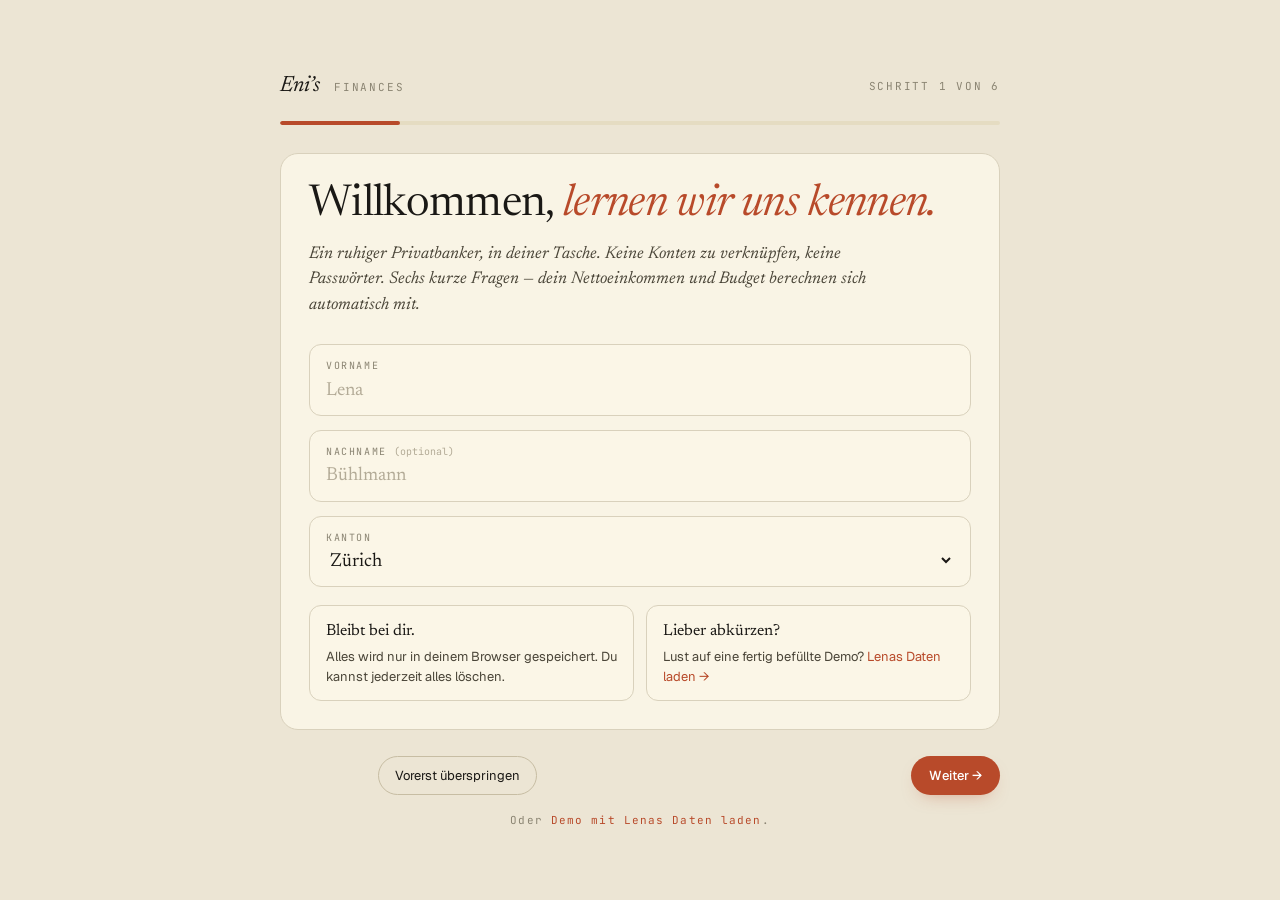
<file: index.html>
<!doctype html>
<html lang="de">
<head>
<meta charset="utf-8">
<title>Übersicht — Eni's Finances</title>
<meta name="viewport" content="width=device-width, initial-scale=1">
<link rel="preconnect" href="https://fonts.googleapis.com">
<link rel="preconnect" href="https://fonts.gstatic.com" crossorigin>
<link href="https://fonts.googleapis.com/css2?family=Newsreader:ital,opsz,wght@0,6..72,300..700;1,6..72,300..700&family=Geist:wght@400;450;500;600&family=JetBrains+Mono:wght@400;500&display=swap" rel="stylesheet">
<link rel="stylesheet" href="assets/atelier.css">
</head>
<body data-page="overview">
<div class="app">

<aside class="sidebar">
  <div class="brand">
    <span class="brand-name">Eni&rsquo;s</span>
    <span class="brand-ver">Finances</span>
  </div>

  <nav class="nav">
    <a class="nav-item active" href="index.html">
      <svg class="ic" viewBox="0 0 24 24" fill="none" stroke="currentColor" stroke-width="1.6"><path d="M3 11.5 12 4l9 7.5"/><path d="M5 10v9h14v-9"/></svg>
      Übersicht
    </a>
    <a class="nav-item" href="income.html">
      <svg class="ic" viewBox="0 0 24 24" fill="none" stroke="currentColor" stroke-width="1.6"><rect x="3" y="6" width="18" height="13" rx="2"/><path d="M3 11h18"/></svg>
      Einkommen
    </a>
    <a class="nav-item" href="bills.html">
      <svg class="ic" viewBox="0 0 24 24" fill="none" stroke="currentColor" stroke-width="1.6"><path d="M6 3h12v18l-3-2-3 2-3-2-3 2z"/><path d="M9 8h6M9 12h6M9 16h4"/></svg>
      Rechnungen
    </a>
    <a class="nav-item" href="upload.html">
      <svg class="ic" viewBox="0 0 24 24" fill="none" stroke="currentColor" stroke-width="1.6"><path d="M12 16V5"/><path d="M7 10l5-5 5 5"/><path d="M5 20h14"/></svg>
      Belege
    </a>
    <a class="nav-item" href="summary.html">
      <svg class="ic" viewBox="0 0 24 24" fill="none" stroke="currentColor" stroke-width="1.6"><path d="M4 20V10M10 20V4M16 20v-7M22 20H2"/></svg>
      Abschluss
    </a>
  </nav>

  <div class="spacer"></div>

  <div class="side-card">
    <span class="label">Abrechnungsperiode</span>
    <div class="v" data-month>—</div>
  </div>
  <a class="link" href="mobile.html" style="padding: 4px 8px; display: block;">Mobile Vorschau &rarr;</a>
  <a class="link" href="#" data-action="reset" style="padding: 4px 8px; display: block; color: var(--ink-3);">Alle Daten zurücksetzen</a>
  <div class="user">
    <div class="avatar" data-initials>?</div>
    <div>
      <div class="who"><span data-bind="profile.firstName">—</span> <span data-bind="profile.lastName"></span></div>
      <div class="where">Kanton <span data-bind="profile.kanton">—</span></div>
    </div>
  </div>
</aside>

<main class="main">

  <header class="topbar">
    <div class="left">
      <span class="eyebrow" data-today></span>
      <h1 class="display"><span data-greeting>Guten Tag</span>, <em data-bind="profile.firstName">—</em></h1>
    </div>
    <div class="top-actions">
      <button class="icon-btn" aria-label="Suchen">
        <svg viewBox="0 0 24 24" fill="none" stroke="currentColor" stroke-width="1.6"><circle cx="11" cy="11" r="6"/><path d="m20 20-4.3-4.3"/></svg>
      </button>
      <button class="icon-btn" aria-label="Mitteilungen">
        <svg viewBox="0 0 24 24" fill="none" stroke="currentColor" stroke-width="1.6"><path d="M6 16V11a6 6 0 0 1 12 0v5l1.5 2h-15z"/><path d="M10 20a2 2 0 0 0 4 0"/></svg>
      </button>
      <button class="btn-primary" data-action="add-tx">
        <svg viewBox="0 0 24 24" fill="none" stroke="currentColor" stroke-width="2"><path d="M12 5v14M5 12h14"/></svg>
        Transaktion
      </button>
    </div>
  </header>

  <section class="hero" style="margin-bottom: 18px;">
    <div class="col">
      <span class="label">Reinvermögen &middot; CHF</span>
      <div class="num-xl"><span data-bind="netWorth" data-fmt="num">0</span></div>
      <div style="margin-top: 14px;">
        <span class="delta-pill">steady</span>
      </div>
    </div>

    <div class="col">
      <div class="stack">
        <div>
          <span class="label">Einnahmen &middot; diesen Monat</span>
          <div class="num-l"><span data-bind="netMonthly" data-fmt="num">0</span></div>
          <div class="sub-line italic-s muted">Lohn + Nebenverdienst</div>
        </div>
        <div style="border-top: 1px solid var(--rule); padding-top: 14px;">
          <span class="label">Ausgaben &middot; diesen Monat</span>
          <div class="num-l"><span data-bind="spentThisMonth" data-fmt="num">0</span></div>
          <div class="sub-line italic-s muted">Fixkosten bezahlt + variabel</div>
        </div>
      </div>
    </div>

    <div class="col">
      <span class="label">Gespart diesen Monat</span>
      <div class="num-l"><span data-bind="saved" data-fmt="num">0</span></div>
      <div class="sub-line muted" style="margin-top: 4px;"><span data-bind="savingsRate">0</span>% Sparquote</div>
      <div class="progress" aria-hidden="true"><span data-bind-width="saved / netMonthly" style="width: 0%"></span></div>
    </div>
  </section>

  <section class="grid-2" style="margin-bottom: 18px;">
    <div class="card">
      <div class="card-head">
        <div>
          <h2>Portfolio</h2>
          <div class="card-sub">6 Monate &middot; vs. Benchmark</div>
        </div>
        <div class="range" role="tablist">
          <button>1M</button>
          <button class="active">6M</button>
          <button>YTD</button>
          <button>1J</button>
          <button>Alle</button>
        </div>
      </div>
      <div class="row" style="gap: 16px; align-items: baseline; margin-bottom: 6px;">
        <div class="num-l"><span data-bind="investments" data-fmt="num">0</span></div>
        <span class="delta-pill" data-show-if="investments">+CHF 1&rsquo;284 &middot; +2.43%</span>
      </div>
      <svg class="chart" viewBox="0 0 720 220" preserveAspectRatio="none" aria-label="Portfolio">
        <g stroke="#E5DCC2" stroke-width="1">
          <line x1="0" y1="50"  x2="720" y2="50"/>
          <line x1="0" y1="110" x2="720" y2="110"/>
          <line x1="0" y1="170" x2="720" y2="170"/>
        </g>
        <path d="M0 170 C 80 168, 120 160, 160 160 S 250 145, 280 145 S 360 130, 400 130 S 500 120, 540 120 S 640 108, 720 100"
              fill="none" stroke="#A89779" stroke-width="1.4" stroke-dasharray="4 5"/>
        <path d="M0 175 C 60 174, 110 168, 150 156 S 220 116, 260 110 S 320 108, 360 100 S 430 80, 470 72 S 540 70, 580 60 S 660 50, 720 36"
              fill="none" stroke="#1A1815" stroke-width="2"/>
        <circle cx="720" cy="36" r="3.5" fill="#1A1815"/>
        <g font-family="JetBrains Mono, monospace" font-size="10.5" fill="#8A8472">
          <text x="0"   y="210">Dez</text>
          <text x="140" y="210">Jan</text>
          <text x="280" y="210">Feb</text>
          <text x="420" y="210">Mär</text>
          <text x="560" y="210">Apr</text>
          <text x="690" y="210">Mai</text>
        </g>
      </svg>
      <div class="chart-legend">
        <span><span class="swatch" style="background:#1A1815"></span>Portfolio</span>
        <span><span class="swatch" style="background:#A89779"></span>MSCI World</span>
      </div>
    </div>

    <div class="card">
      <div class="card-head">
        <div>
          <h2>Cashflow</h2>
          <div class="card-sub">Tagesrate &middot; <span data-month></span></div>
        </div>
      </div>
      <div class="num-l" style="margin-bottom: 4px;"><span data-bind="saved" data-fmt="num">0</span> <span class="unit">übrig</span></div>
      <svg class="chart" viewBox="0 0 420 200" preserveAspectRatio="none" aria-label="Cashflow">
        <defs>
          <linearGradient id="cf" x1="0" y1="0" x2="0" y2="1">
            <stop offset="0" stop-color="#E2B6A0" stop-opacity="0.6"/>
            <stop offset="1" stop-color="#E2B6A0" stop-opacity="0.05"/>
          </linearGradient>
        </defs>
        <path d="M0 24 L20 28 L40 38 L60 42 L80 52 L100 56 L120 70 L140 76 L160 88 L180 94 L200 106 L220 112 L240 120 L260 128 L280 134 L300 142 L320 150 L340 156 L360 162 L380 170 L400 178 L420 180 L420 200 L0 200 Z"
              fill="url(#cf)"/>
        <path d="M0 24 L20 28 L40 38 L60 42 L80 52 L100 56 L120 70 L140 76 L160 88 L180 94 L200 106 L220 112 L240 120 L260 128 L280 134 L300 142 L320 150 L340 156 L360 162 L380 170 L400 178 L420 180"
              fill="none" stroke="#C66A4E" stroke-width="1.8"/>
      </svg>
      <div class="row" style="justify-content: space-between; margin-top: 14px;">
        <div>
          <span class="label">Ø pro Tag</span>
          <div class="num-m">CHF <span data-bind="avgDay" data-fmt="num">0</span></div>
        </div>
        <div>
          <span class="label">Tage verbleibend</span>
          <div class="num-m"><span data-bind="daysLeft">0</span></div>
        </div>
      </div>
    </div>
  </section>

  <section class="row-3">
    <div class="card">
      <div class="card-head">
        <div>
          <h2>Anstehende Rechnungen</h2>
          <div class="card-sub">Nächste Fälligkeiten</div>
        </div>
        <a class="link" href="bills.html">alle ansehen &rarr;</a>
      </div>
      <div data-list="upcoming-bills"></div>
    </div>

    <div class="card">
      <div class="card-head">
        <div>
          <h2>Ausgaben</h2>
          <div class="card-sub">Variabel &middot; <span data-month></span></div>
        </div>
      </div>
      <div class="row" data-donut="spending" style="gap: 22px; align-items: center;"></div>
    </div>

    <div class="card">
      <div class="card-head">
        <div>
          <h2>Letzte Aktivität</h2>
          <div class="card-sub">Automatisch kategorisiert</div>
        </div>
        <a class="link" href="#" data-action="add-tx">+ hinzufügen &rarr;</a>
      </div>
      <div data-list="transactions" class="cats" style="margin: 0;"></div>
    </div>
  </section>

</main>

</div>

<script src="assets/state.js"></script>
<script src="assets/app.js"></script>
</body>
</html>
</file>
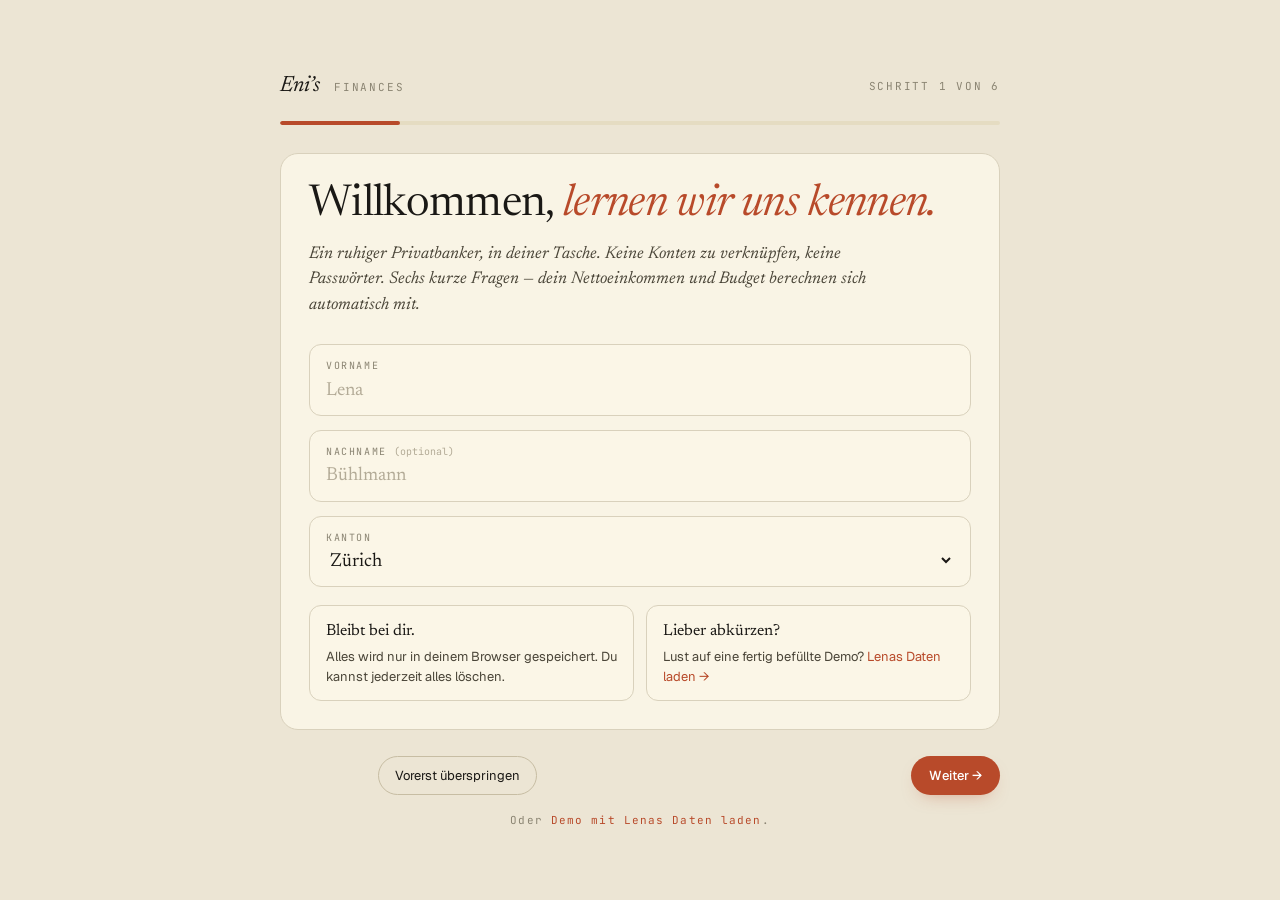
<file: bills.html>
<!doctype html>
<html lang="de">
<head>
<meta charset="utf-8">
<title>Rechnungen — Eni's Finances</title>
<meta name="viewport" content="width=device-width, initial-scale=1">
<link rel="preconnect" href="https://fonts.googleapis.com">
<link rel="preconnect" href="https://fonts.gstatic.com" crossorigin>
<link href="https://fonts.googleapis.com/css2?family=Newsreader:ital,opsz,wght@0,6..72,300..700;1,6..72,300..700&family=Geist:wght@400;450;500;600&family=JetBrains+Mono:wght@400;500&display=swap" rel="stylesheet">
<link rel="stylesheet" href="assets/atelier.css">
</head>
<body data-page="bills">
<div class="app">

<aside class="sidebar">
  <div class="brand">
    <span class="brand-name">Eni&rsquo;s</span>
    <span class="brand-ver">Finances</span>
  </div>
  <nav class="nav">
    <a class="nav-item" href="index.html"><svg class="ic" viewBox="0 0 24 24" fill="none" stroke="currentColor" stroke-width="1.6"><path d="M3 11.5 12 4l9 7.5"/><path d="M5 10v9h14v-9"/></svg>Übersicht</a>
    <a class="nav-item" href="income.html"><svg class="ic" viewBox="0 0 24 24" fill="none" stroke="currentColor" stroke-width="1.6"><rect x="3" y="6" width="18" height="13" rx="2"/><path d="M3 11h18"/></svg>Einkommen</a>
    <a class="nav-item active" href="bills.html"><svg class="ic" viewBox="0 0 24 24" fill="none" stroke="currentColor" stroke-width="1.6"><path d="M6 3h12v18l-3-2-3 2-3-2-3 2z"/><path d="M9 8h6M9 12h6M9 16h4"/></svg>Rechnungen</a>
    <a class="nav-item" href="upload.html"><svg class="ic" viewBox="0 0 24 24" fill="none" stroke="currentColor" stroke-width="1.6"><path d="M12 16V5"/><path d="M7 10l5-5 5 5"/><path d="M5 20h14"/></svg>Belege</a>
    <a class="nav-item" href="summary.html"><svg class="ic" viewBox="0 0 24 24" fill="none" stroke="currentColor" stroke-width="1.6"><path d="M4 20V10M10 20V4M16 20v-7M22 20H2"/></svg>Abschluss</a>
  </nav>
  <div class="spacer"></div>
  <div class="side-card"><span class="label">Abrechnungsperiode</span><div class="v" data-month>—</div></div>
  <a class="link" href="mobile.html" style="padding: 4px 8px; display: block;">Mobile Vorschau &rarr;</a>
  <a class="link" href="#" data-action="reset" style="padding: 4px 8px; display: block; color: var(--ink-3);">Alle Daten zurücksetzen</a>
  <div class="user">
    <div class="avatar" data-initials>?</div>
    <div><div class="who"><span data-bind="profile.firstName">—</span></div><div class="where">Kanton <span data-bind="profile.kanton">—</span></div></div>
  </div>
</aside>

<main class="main">

  <header class="topbar">
    <div class="left">
      <span class="eyebrow"><span data-bind="bills.length">0</span> aktiv &middot; <span data-month></span></span>
      <h1 class="display">Monatliche <em>Verpflichtungen</em></h1>
    </div>
    <div class="top-actions">
      <button class="icon-btn" aria-label="Suchen">
        <svg viewBox="0 0 24 24" fill="none" stroke="currentColor" stroke-width="1.6"><circle cx="11" cy="11" r="6"/><path d="m20 20-4.3-4.3"/></svg>
      </button>
      <button class="btn-primary" data-action="add-bill">
        <svg viewBox="0 0 24 24" fill="none" stroke="currentColor" stroke-width="2"><path d="M12 5v14M5 12h14"/></svg>
        Neue Rechnung
      </button>
    </div>
  </header>

  <section class="hero" style="grid-template-columns: 1fr 1fr 1fr 1fr; gap: 28px; margin-bottom: 18px;">
    <div class="col">
      <span class="label">Total Fixkosten &middot; monatlich</span>
      <div class="num-l"><span data-bind="totalFixed" data-fmt="num">0</span></div>
      <div class="sub-line italic-s muted">vom Nettoeinkommen</div>
    </div>
    <div class="col">
      <span class="label"><span style="display:inline-block;width:6px;height:6px;border-radius:50%;background:var(--sage);vertical-align:1px;margin-right:6px;"></span>Bezahlt &middot; <span data-bind="paidCount">0</span></span>
      <div class="num-l"><span data-bind="paidTotal" data-fmt="num">0</span></div>
    </div>
    <div class="col">
      <span class="label"><span style="display:inline-block;width:6px;height:6px;border-radius:50%;background:var(--amber);vertical-align:1px;margin-right:6px;"></span>Anstehend &middot; <span data-bind="upcomingCount">0</span></span>
      <div class="num-l"><span data-bind="upcomingTotal" data-fmt="num">0</span></div>
    </div>
    <div class="col">
      <span class="label"><span style="display:inline-block;width:6px;height:6px;border-radius:50%;background:var(--ink);vertical-align:1px;margin-right:6px;"></span>Jährlich</span>
      <div class="num-l"><span data-bind="annual" data-fmt="num">0</span></div>
    </div>
  </section>

  <div class="row" style="justify-content: space-between; align-items: center; margin: 18px 0 14px;">
    <div class="chips" style="margin: 0;">
      <button class="chip-btn active" data-filter="all">Alle</button>
      <button class="chip-btn" data-filter="Housing">Wohnen</button>
      <button class="chip-btn" data-filter="Insurance">Versicherung</button>
      <button class="chip-btn" data-filter="Utilities">Energie</button>
      <button class="chip-btn" data-filter="Transport">Transport</button>
      <button class="chip-btn" data-filter="Health">Gesundheit</button>
      <button class="chip-btn" data-filter="Subs">Abos</button>
    </div>
    <span class="search">
      <svg viewBox="0 0 24 24" fill="none" stroke="currentColor" stroke-width="1.6"><circle cx="11" cy="11" r="6"/><path d="m20 20-4.3-4.3"/></svg>
      Status anklicken zum Wechseln &middot; ✎ bearbeiten &middot; × löschen
    </span>
  </div>

  <div class="card" style="padding: 18px 24px;">
    <table class="table">
      <thead>
        <tr>
          <th>Anbieter</th>
          <th>Kategorie</th>
          <th>Fällig</th>
          <th>Status</th>
          <th class="r">Betrag</th>
          <th></th>
        </tr>
      </thead>
      <tbody data-list="bills"></tbody>
    </table>
  </div>

</main>
</div>

<script src="assets/state.js"></script>
<script src="assets/app.js"></script>
</body>
</html>
</file>
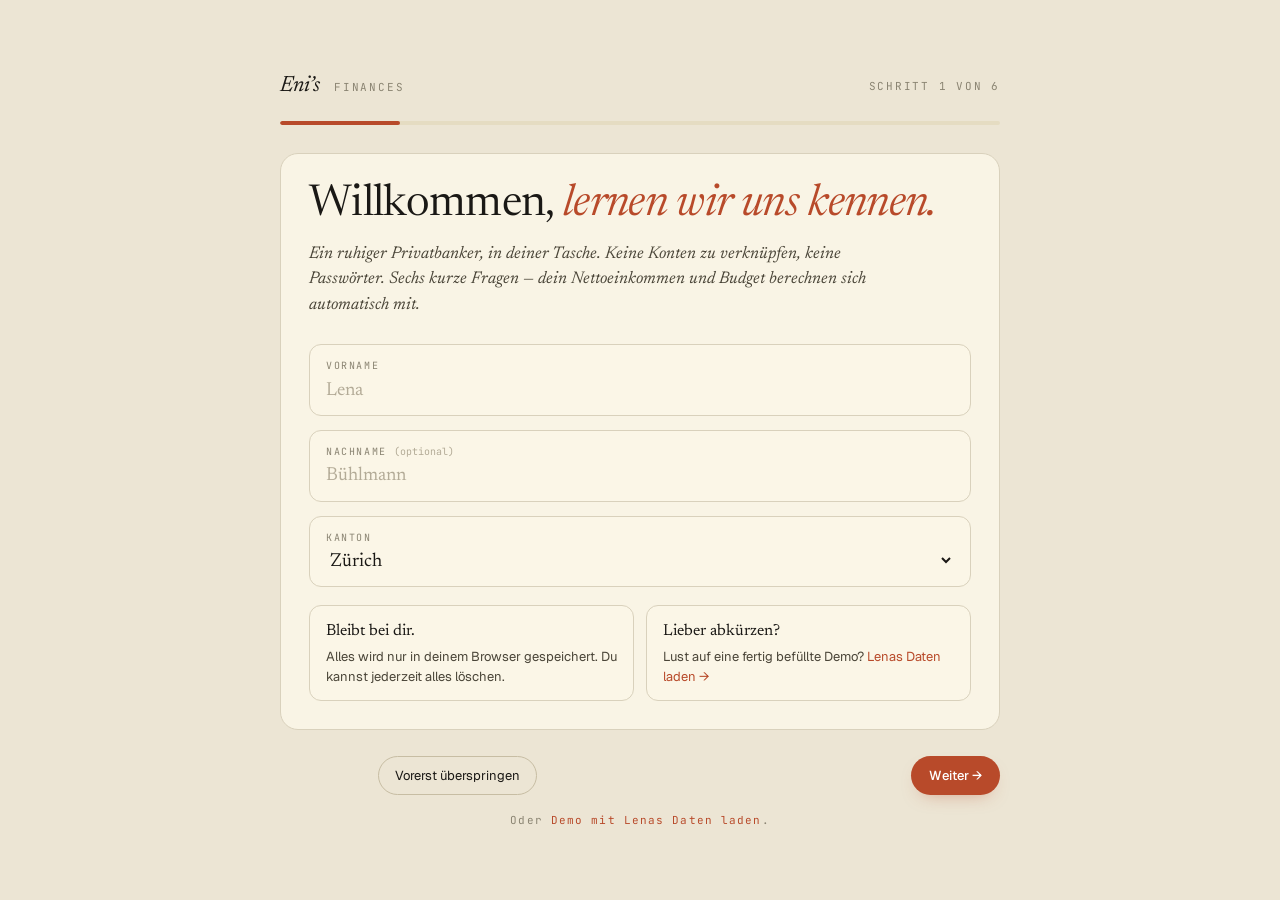
<file: income.html>
<!doctype html>
<html lang="de">
<head>
<meta charset="utf-8">
<title>Einkommen — Eni's Finances</title>
<meta name="viewport" content="width=device-width, initial-scale=1">
<link rel="preconnect" href="https://fonts.googleapis.com">
<link rel="preconnect" href="https://fonts.gstatic.com" crossorigin>
<link href="https://fonts.googleapis.com/css2?family=Newsreader:ital,opsz,wght@0,6..72,300..700;1,6..72,300..700&family=Geist:wght@400;450;500;600&family=JetBrains+Mono:wght@400;500&display=swap" rel="stylesheet">
<link rel="stylesheet" href="assets/atelier.css">
</head>
<body data-page="income">
<div class="app">

<aside class="sidebar">
  <div class="brand">
    <span class="brand-name">Eni&rsquo;s</span>
    <span class="brand-ver">Finances</span>
  </div>
  <nav class="nav">
    <a class="nav-item" href="index.html"><svg class="ic" viewBox="0 0 24 24" fill="none" stroke="currentColor" stroke-width="1.6"><path d="M3 11.5 12 4l9 7.5"/><path d="M5 10v9h14v-9"/></svg>Übersicht</a>
    <a class="nav-item active" href="income.html"><svg class="ic" viewBox="0 0 24 24" fill="none" stroke="currentColor" stroke-width="1.6"><rect x="3" y="6" width="18" height="13" rx="2"/><path d="M3 11h18"/></svg>Einkommen</a>
    <a class="nav-item" href="bills.html"><svg class="ic" viewBox="0 0 24 24" fill="none" stroke="currentColor" stroke-width="1.6"><path d="M6 3h12v18l-3-2-3 2-3-2-3 2z"/><path d="M9 8h6M9 12h6M9 16h4"/></svg>Rechnungen</a>
    <a class="nav-item" href="upload.html"><svg class="ic" viewBox="0 0 24 24" fill="none" stroke="currentColor" stroke-width="1.6"><path d="M12 16V5"/><path d="M7 10l5-5 5 5"/><path d="M5 20h14"/></svg>Belege</a>
    <a class="nav-item" href="summary.html"><svg class="ic" viewBox="0 0 24 24" fill="none" stroke="currentColor" stroke-width="1.6"><path d="M4 20V10M10 20V4M16 20v-7M22 20H2"/></svg>Abschluss</a>
  </nav>
  <div class="spacer"></div>
  <div class="side-card"><span class="label">Abrechnungsperiode</span><div class="v" data-month>—</div></div>
  <a class="link" href="mobile.html" style="padding: 4px 8px; display: block;">Mobile Vorschau &rarr;</a>
  <a class="link" href="#" data-action="reset" style="padding: 4px 8px; display: block; color: var(--ink-3);">Alle Daten zurücksetzen</a>
  <div class="user">
    <div class="avatar" data-initials>?</div>
    <div><div class="who"><span data-bind="profile.firstName">—</span></div><div class="where">Kanton <span data-bind="profile.kanton">—</span></div></div>
  </div>
</aside>

<main class="main">

  <header class="topbar">
    <div class="left">
      <span class="eyebrow">Einkommen einrichten &middot; Live-Berechnung</span>
      <h1 class="display">Dein <em>Einkommen</em>, in ganzen Sätzen.</h1>
    </div>
    <div class="top-actions">
      <span class="bank-status" data-show-if="employment.employer">
        <svg viewBox="0 0 24 24" fill="none" stroke="currentColor" stroke-width="2"><path d="m5 12 4 4 10-10"/></svg>
        Lokal gespeichert &middot; aktualisiert sich beim Tippen
      </span>
    </div>
  </header>

  <section class="grid-2" style="gap: 22px;">

    <div class="stack" style="gap: 18px;">

      <div class="card">
        <div class="card-head" style="margin-bottom: 10px;">
          <div><h2>Hauptanstellung</h2><div class="card-sub">Dein monatliches Bruttogehalt</div></div>
          <span class="pill paid">aktiv</span>
        </div>
        <div class="fields">
          <div class="field">
            <span class="label">Brutto monatlich</span>
            <input data-field="employment.bruttoMonthly" data-numeric="true" inputmode="decimal"><span class="suffix">CHF</span>
          </div>
          <div class="field">
            <span class="label">Arbeitgeber</span>
            <input data-field="employment.employer">
          </div>
          <div class="field">
            <span class="label">Zahltag</span>
            <input data-field="employment.payday" data-numeric="true" inputmode="numeric">
          </div>
          <div class="field">
            <span class="label">13. Monatslohn</span>
            <select data-field="employment.thirteenth">
              <option value="true">Ja &middot; pro rata im Dezember</option>
              <option value="false">Nein</option>
            </select>
          </div>
        </div>
      </div>

      <div class="card">
        <div class="card-head" style="margin-bottom: 10px;">
          <div><h2>Nebenverdienst</h2><div class="card-sub">Optional &middot; wiederkehrende Nebenströme</div></div>
        </div>
        <div class="fields" style="grid-template-columns: 1fr 1fr;">
          <div class="field">
            <span class="label">Freelance / Beratung</span>
            <input data-field="side.freelance" data-numeric="true" inputmode="decimal"><span class="suffix">CHF / Monat</span>
          </div>
          <div class="field">
            <span class="label">Dividenden</span>
            <input data-field="side.dividends" data-numeric="true" inputmode="decimal"><span class="suffix">CHF / Monat</span>
          </div>
          <div class="field">
            <span class="label">Mieteinnahmen</span>
            <input data-field="side.rental" data-numeric="true" inputmode="decimal"><span class="suffix">CHF / Monat</span>
          </div>
          <div class="field">
            <span class="label">Sonstiges</span>
            <input data-field="side.other" data-numeric="true" inputmode="decimal"><span class="suffix">CHF / Monat</span>
          </div>
        </div>
      </div>

      <div class="card">
        <div class="card-head" style="margin-bottom: 10px;">
          <div><h2>Steuern &amp; Vorsorge</h2><div class="card-sub">Kanton <span data-bind="profile.kanton">—</span> &middot; Steuerjahr 2026</div></div>
        </div>
        <div class="fields">
          <div class="field">
            <span class="label">AHV / IV / EO / ALV</span>
            <input data-field="taxes.ahvRate" data-numeric="true" inputmode="decimal"><span class="suffix">%</span>
          </div>
          <div class="field">
            <span class="label">Effektiver Steuersatz</span>
            <input data-field="taxes.taxRate" data-numeric="true" inputmode="decimal"><span class="suffix">%</span>
          </div>
          <div class="field">
            <span class="label">Säule 3a</span>
            <input data-field="taxes.saule3a" data-numeric="true" inputmode="decimal"><span class="suffix">CHF / Monat</span>
          </div>
          <div class="field">
            <span class="label">BVG (Pensionskasse)</span>
            <input data-field="taxes.bvg" data-numeric="true" inputmode="decimal"><span class="suffix">CHF / Monat</span>
          </div>
        </div>
      </div>

    </div>

    <div class="stack" style="gap: 18px;">

      <div class="calc">
        <span class="label">Live-Berechnung</span>
        <div class="h">Brutto &rarr; Netto</div>

        <div class="line"><span>Brutto monatlich</span><span class="v" data-calc="brutto">0</span></div>
        <div class="line sub"><span>&minus; AHV / IV / EO / ALV <span data-calc="ahv-rate-pct" style="opacity:0.7;"></span></span><span class="v" data-calc="ahv">0</span></div>
        <div class="line sub"><span>&minus; BVG</span><span class="v" data-calc="bvg">0</span></div>
        <div class="line add"><span>+ Nebenverdienst</span><span class="v" data-calc="side">0</span></div>

        <div class="line total">
          <span>Netto monatlich</span>
          <span class="v" data-calc="net">0</span>
        </div>
        <div class="line" style="border-bottom:none; padding-top:14px; color:#BDB39C;">
          <span>Jährlich</span><span class="v" style="font-size:18px;" data-calc="annual">0</span>
        </div>
        <div class="line" style="border-bottom:none; padding-top:6px; color:#BDB39C;">
          <span>Steuern zur Seite legen &middot; <span data-calc="tax-rate-pct"></span></span>
          <span class="v" style="font-size:18px;" data-calc="tax">0</span>
        </div>
        <div class="line" style="border-bottom:none; padding-top:6px; color:#BDB39C;">
          <span>Säule 3a (separat)</span>
          <span class="v" style="font-size:18px;" data-calc="3a">0</span>
        </div>
      </div>

      <div class="note">
        <div class="star"><svg viewBox="0 0 24 24" fill="currentColor"><path d="M12 2 13.8 8.2 20 10l-6.2 1.8L12 18l-1.8-6.2L4 10l6.2-1.8z"/></svg></div>
        <div>
          <h4>Eine sanfte Empfehlung</h4>
          <p>Das Maximum der Säule 3a 2026 beträgt <strong>CHF 7&rsquo;258/Jahr</strong> für BVG-Versicherte. Passe deinen monatlichen Beitrag oben an &mdash; das Dashboard rechnet sofort mit.</p>
        </div>
      </div>

      <div class="note" style="background: var(--bg);">
        <div class="star"><svg viewBox="0 0 24 24" fill="none" stroke="currentColor" stroke-width="1.8"><path d="m5 12 4 4 10-10"/></svg></div>
        <div>
          <h4>Wo das gespeichert wird</h4>
          <p>Alle Eingaben bleiben in deinem Browser. <a href="#" data-action="reset" style="color: var(--accent);">Alle Daten zurücksetzen</a>, falls du neu anfangen willst.</p>
        </div>
      </div>
    </div>

  </section>

</main>
</div>

<script src="assets/state.js"></script>
<script src="assets/app.js"></script>
</body>
</html>
</file>
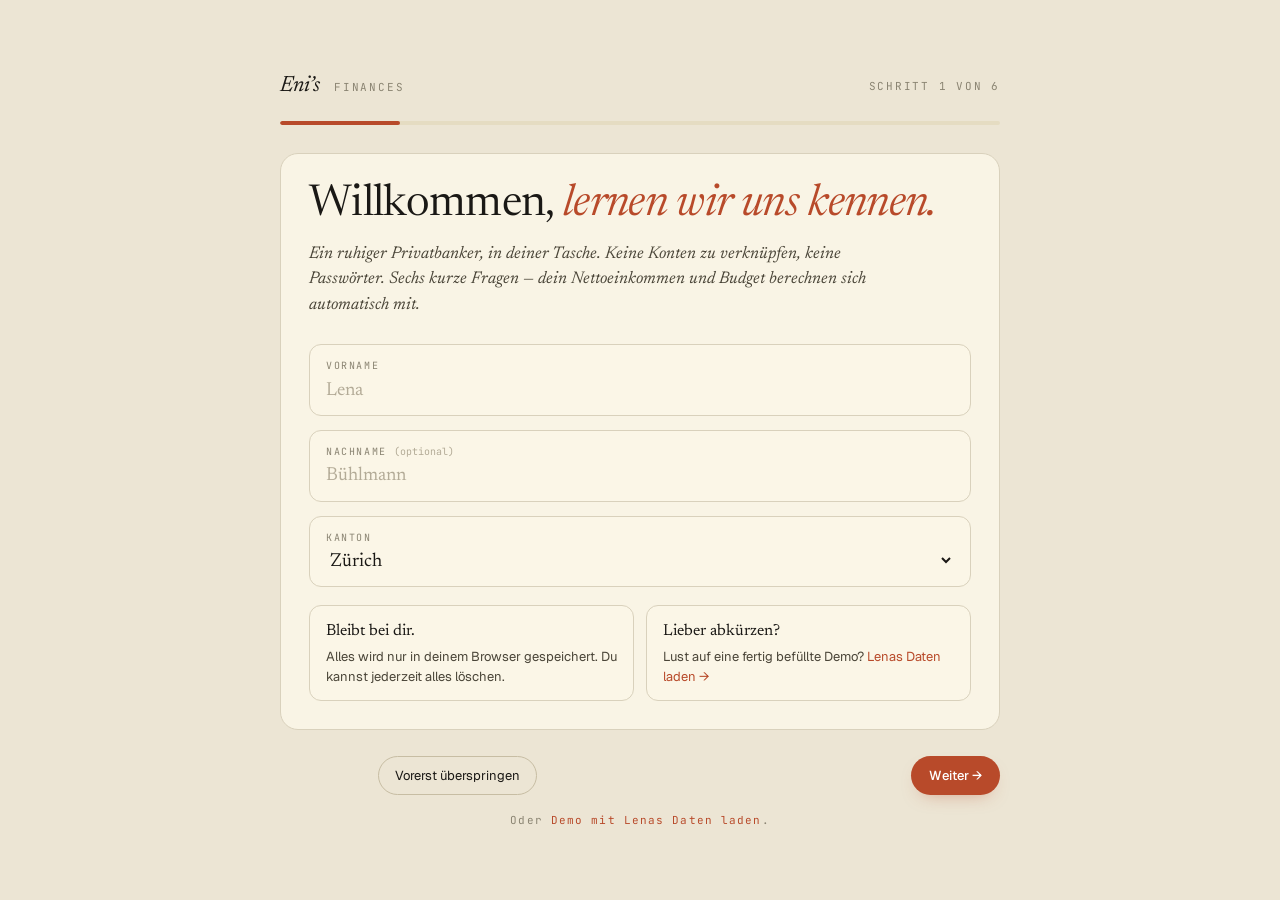
<file: mobile.html>
<!doctype html>
<html lang="en">
<head>
<meta charset="utf-8">
<title>Mobile Vorschau — Eni's Finances</title>
<meta name="viewport" content="width=device-width, initial-scale=1">
<link rel="preconnect" href="https://fonts.googleapis.com">
<link rel="preconnect" href="https://fonts.gstatic.com" crossorigin>
<link href="https://fonts.googleapis.com/css2?family=Newsreader:ital,opsz,wght@0,6..72,300..700;1,6..72,300..700&family=Geist:wght@400;450;500;600&family=JetBrains+Mono:wght@400;500&display=swap" rel="stylesheet">
<link rel="stylesheet" href="assets/atelier.css">
<style>
  .stage {
    min-height: 100vh;
    display: grid;
    grid-template-columns: 1fr;
    align-items: center;
    justify-items: center;
    padding: 60px 40px;
    background: var(--bg);
  }
  .stage-head {
    text-align: center;
    margin-bottom: 36px;
  }
  .stage-head .eyebrow { display: block; margin-bottom: 8px; }
  .stage-head h1 { font-family: var(--serif); font-weight: 380; font-size: 40px; margin: 0; letter-spacing: -0.015em; }
  .stage-head h1 em { color: var(--accent); font-style: italic; }
  .stage-head p { color: var(--ink-2); max-width: 520px; margin: 12px auto 0; font-size: 14.5px; line-height: 1.5; }

  .device {
    width: 390px;
    height: 844px;
    border-radius: 56px;
    background: #0E0C09;
    padding: 14px;
    box-shadow: 0 30px 80px -40px rgba(40, 28, 10, 0.45), 0 12px 24px -16px rgba(40, 28, 10, 0.3);
    position: relative;
  }
  .device .screen {
    width: 100%;
    height: 100%;
    background: var(--bg);
    border-radius: 44px;
    overflow: hidden;
    display: flex;
    flex-direction: column;
    position: relative;
  }
  .notch {
    position: absolute;
    top: 12px;
    left: 50%;
    transform: translateX(-50%);
    width: 110px;
    height: 32px;
    background: #0E0C09;
    border-radius: 999px;
    z-index: 5;
  }

  .status {
    display: flex;
    justify-content: space-between;
    align-items: center;
    padding: 16px 28px 0;
    font-family: var(--mono);
    font-size: 13px;
    font-weight: 500;
    letter-spacing: 0.02em;
    color: var(--ink);
  }
  .status .right { display: inline-flex; gap: 6px; align-items: center; }
  .status svg { width: 14px; height: 14px; }

  .m-main { flex: 1; padding: 50px 22px 0; overflow-y: auto; }
  .m-greet { font-family: var(--mono); font-size: 10px; letter-spacing: 0.16em; text-transform: uppercase; color: var(--ink-3); margin-bottom: 6px; }
  .m-hi {
    display: flex; align-items: center; gap: 14px; margin-bottom: 22px;
  }
  .m-hi .avatar { width: 44px; height: 44px; font-size: 13px; }
  .m-hi h1 {
    font-family: var(--serif); font-weight: 400; font-size: 26px; margin: 0;
    letter-spacing: -0.005em;
  }
  .m-hi h1 em { color: var(--accent); font-style: italic; }

  .m-hero {
    background: var(--ink-card);
    color: #F4EEDE;
    border-radius: 22px;
    padding: 20px 22px;
    margin-bottom: 14px;
  }
  .m-hero .label { color: #BDB39C; }
  .m-hero .v {
    font-family: var(--serif);
    font-size: 40px;
    font-weight: 360;
    line-height: 1;
    letter-spacing: -0.02em;
    margin: 6px 0 12px;
    display: flex; align-items: baseline; gap: 8px;
  }
  .m-hero .v .u { font-family: var(--mono); font-size: 11px; color: #BDB39C; letter-spacing: 0.12em; }
  .m-hero .spark { width: 100%; height: 44px; display: block; }
  .m-hero .delta-pill {
    background: rgba(255,255,255,0.08); color: #D7DFC8;
  }

  .m-row2 { display: grid; grid-template-columns: 1fr 1fr; gap: 10px; margin-bottom: 18px; }
  .m-tile {
    background: var(--paper-2);
    border: 1px solid var(--rule);
    border-radius: 16px;
    padding: 14px 16px;
  }
  .m-tile .label { display: block; margin-bottom: 4px; }
  .m-tile .v { font-family: var(--serif); font-size: 24px; font-weight: 380; line-height: 1.1; }

  .m-card {
    background: var(--paper-2);
    border: 1px solid var(--rule);
    border-radius: 18px;
    padding: 16px 18px;
    margin-bottom: 14px;
  }
  .m-card .head {
    display: flex; justify-content: space-between; align-items: baseline;
    margin-bottom: 10px;
  }
  .m-card h3 {
    font-family: var(--serif); font-weight: 400; font-size: 18px; margin: 0;
  }
  .m-card .link { font-size: 10px; }

  .m-bill { display: flex; align-items: center; gap: 12px; padding: 8px 0; border-top: 1px dashed var(--rule); }
  .m-bill:first-of-type { border-top: none; }
  .m-bill .day-chip { width: 38px; height: 38px; border-radius: 8px; }
  .m-bill .day-chip .d { font-size: 15px; }
  .m-bill .name { flex: 1; font-size: 13.5px; font-weight: 500; }
  .m-bill .name .sub { display: block; color: var(--ink-3); font-family: var(--mono); font-size: 10px; letter-spacing: 0.06em; margin-top: 2px; }
  .m-bill .amt { font-family: var(--serif); font-size: 17px; font-weight: 380; }

  .m-budget { padding: 6px 0; }
  .m-budget .top { display: flex; justify-content: space-between; font-size: 12.5px; margin-bottom: 4px; }
  .m-budget .top .v { font-family: var(--mono); color: var(--ink-3); font-size: 11px; letter-spacing: 0.04em; }
  .m-budget .bar { height: 6px; background: #E5DCC2; border-radius: 999px; overflow: hidden; }
  .m-budget .bar > span { display: block; height: 100%; border-radius: 999px; }
  .m-budget + .m-budget { margin-top: 12px; }

  /* tabbar */
  .m-tabbar {
    margin: 18px -22px 0;
    padding: 14px 28px 36px;
    background: #FBF6E7;
    border-top: 1px solid var(--rule);
    display: grid;
    grid-template-columns: 1fr 1fr 1fr 1fr 1fr;
    align-items: center;
    justify-items: center;
    position: relative;
  }
  .m-tabbar a {
    display: grid; place-items: center; gap: 4px;
    font-family: var(--mono); font-size: 9px; letter-spacing: 0.08em; text-transform: uppercase;
    color: var(--ink-3);
  }
  .m-tabbar a svg { width: 20px; height: 20px; }
  .m-tabbar a.active { color: var(--ink); }
  .m-tabbar .fab {
    width: 58px; height: 58px; border-radius: 50%;
    background: var(--accent);
    color: #fff;
    display: grid; place-items: center;
    transform: translateY(-22px);
    box-shadow: 0 12px 24px -10px rgba(184,74,42,0.6);
  }
  .m-tabbar .fab svg { width: 22px; height: 22px; color: #fff; }

  .home-indicator {
    position: absolute;
    bottom: 10px;
    left: 50%;
    transform: translateX(-50%);
    width: 134px;
    height: 5px;
    border-radius: 999px;
    background: var(--ink);
    opacity: 0.6;
  }

  .back-link {
    position: fixed; top: 20px; left: 20px;
    font-family: var(--mono); font-size: 11px; letter-spacing: 0.12em; text-transform: uppercase;
    color: var(--ink-2);
    border: 1px solid var(--rule-2);
    background: var(--paper-2);
    padding: 8px 14px;
    border-radius: 999px;
    z-index: 20;
  }
</style>
</head>
<body data-page="mobile">

<a class="back-link" href="index.html">&larr; Zur Übersicht</a>

<div class="stage">

  <div class="stage-head">
    <span class="eyebrow">Bildschirm 06 &middot; iOS 390 &times; 844</span>
    <h1>Der Pocket-<em>Begleiter.</em></h1>
    <p>Ein Blick, dann weglegen. Reinvermögen, was reinkam, was rausging, die nächste fällige Rechnung und wie die Top-3-Töpfe laufen &mdash; mehr nicht.</p>
  </div>

  <div class="device">
    <div class="screen">
      <div class="notch"></div>

      <div class="status">
        <span>9:41</span>
        <span class="right">
          <svg viewBox="0 0 24 24" fill="currentColor"><path d="M2 16h2v4H2zM6 12h2v8H6zM10 8h2v12h-2zM14 4h2v16h-2z"/></svg>
          <svg viewBox="0 0 24 24" fill="currentColor"><path d="M2 10C7 4 17 4 22 10l-2 2c-4-4-12-4-16 0z"/><circle cx="12" cy="16" r="2"/></svg>
          <svg viewBox="0 0 24 24" fill="none" stroke="currentColor" stroke-width="1.6"><rect x="2" y="8" width="18" height="10" rx="2"/><rect x="3" y="9" width="14" height="8" fill="currentColor"/><path d="M21 11v4"/></svg>
        </span>
      </div>

      <div class="m-main">
        <div class="m-greet" data-today>—</div>
        <div class="m-hi">
          <div class="avatar" data-initials>?</div>
          <h1><span data-greeting>Guten Tag</span>, <em data-bind="profile.firstName">—</em></h1>
        </div>

        <div class="m-hero">
          <span class="label">Reinvermögen &middot; CHF</span>
          <div class="v"><span data-bind="netWorth" data-fmt="num">0</span><span class="u"></span></div>
          <div class="row" style="justify-content: space-between; align-items: baseline; margin-bottom: 8px;">
            <span class="delta-pill" data-show-if="netWorth">steady</span>
          </div>
          <svg class="spark" viewBox="0 0 320 44" preserveAspectRatio="none">
            <path d="M0 38 C 30 36, 60 30, 90 26 S 150 18, 180 14 S 240 12, 270 8 S 310 4, 320 2"
                  fill="none" stroke="#F4EEDE" stroke-width="1.6"/>
            <circle cx="320" cy="2" r="3" fill="#F4EEDE"/>
          </svg>
        </div>

        <div class="m-row2">
          <div class="m-tile">
            <span class="label">Ein &middot; <span data-month></span></span>
            <div class="v"><span data-bind="netMonthly" data-fmt="num">0</span></div>
            <div class="card-sub" style="margin-top: 2px;">Lohn + Nebenverdienst</div>
          </div>
          <div class="m-tile">
            <span class="label">Aus &middot; <span data-month></span></span>
            <div class="v"><span data-bind="totalOut" data-fmt="num">0</span></div>
            <div class="card-sub" style="margin-top: 2px;">fix + variabel</div>
          </div>
        </div>

        <div class="m-card">
          <div class="head">
            <h3>Demnächst</h3>
            <span class="card-sub">Anstehende Rechnungen</span>
          </div>
          <div data-list="mobile-bills"></div>
        </div>

        <div class="m-card">
          <div class="head">
            <h3>Diesen Monat</h3>
            <span class="card-sub">Top-3-Töpfe</span>
          </div>

          <div data-list="mobile-budgets"></div>
        </div>

        <div class="m-tabbar">
          <a class="active" href="#">
            <svg viewBox="0 0 24 24" fill="none" stroke="currentColor" stroke-width="1.6"><path d="M3 11.5 12 4l9 7.5"/><path d="M5 10v9h14v-9"/></svg>
            Start
          </a>
          <a href="#">
            <svg viewBox="0 0 24 24" fill="none" stroke="currentColor" stroke-width="1.6"><path d="M4 20V10M10 20V4M16 20v-7M22 20H2"/></svg>
            Auswertung
          </a>
          <a class="fab" href="#" aria-label="Beleg scannen">
            <svg viewBox="0 0 24 24" fill="none" stroke="currentColor" stroke-width="2"><path d="M5 7V5h3M16 5h3v2M19 16v3h-3M8 19H5v-3"/><path d="M7 12h10"/></svg>
          </a>
          <a href="#">
            <svg viewBox="0 0 24 24" fill="none" stroke="currentColor" stroke-width="1.6"><path d="M6 3h12v18l-3-2-3 2-3-2-3 2z"/></svg>
            Rechnungen
          </a>
          <a href="#">
            <svg viewBox="0 0 24 24" fill="none" stroke="currentColor" stroke-width="1.6"><circle cx="12" cy="12" r="3"/><path d="M19.4 15a1.7 1.7 0 0 0 .4 1.9l1 1A2 2 0 0 1 18 20.7l-1-1a1.7 1.7 0 0 0-1.9-.4 1.7 1.7 0 0 0-1.1 1.6V21a2 2 0 0 1-4 0v-.1a1.7 1.7 0 0 0-1.1-1.6 1.7 1.7 0 0 0-1.9.4l-1 1A2 2 0 0 1 3.3 18l1-1a1.7 1.7 0 0 0 .4-1.9 1.7 1.7 0 0 0-1.6-1.1H3a2 2 0 0 1 0-4h.1A1.7 1.7 0 0 0 4.7 9a1.7 1.7 0 0 0-.4-1.9l-1-1A2 2 0 1 1 6 3.3l1 1a1.7 1.7 0 0 0 1.9.4H9a1.7 1.7 0 0 0 1-1.6V3a2 2 0 0 1 4 0v.1A1.7 1.7 0 0 0 15 4.7a1.7 1.7 0 0 0 1.9-.4l1-1A2 2 0 1 1 20.7 6l-1 1a1.7 1.7 0 0 0-.4 1.9V9a1.7 1.7 0 0 0 1.6 1H21a2 2 0 0 1 0 4h-.1a1.7 1.7 0 0 0-1.5 1z"/></svg>
            Einstellungen
          </a>
        </div>
      </div>

      <div class="home-indicator"></div>
    </div>
  </div>

</div>

<script src="assets/state.js"></script>
<script src="assets/app.js"></script>
</body>
</html>
</file>
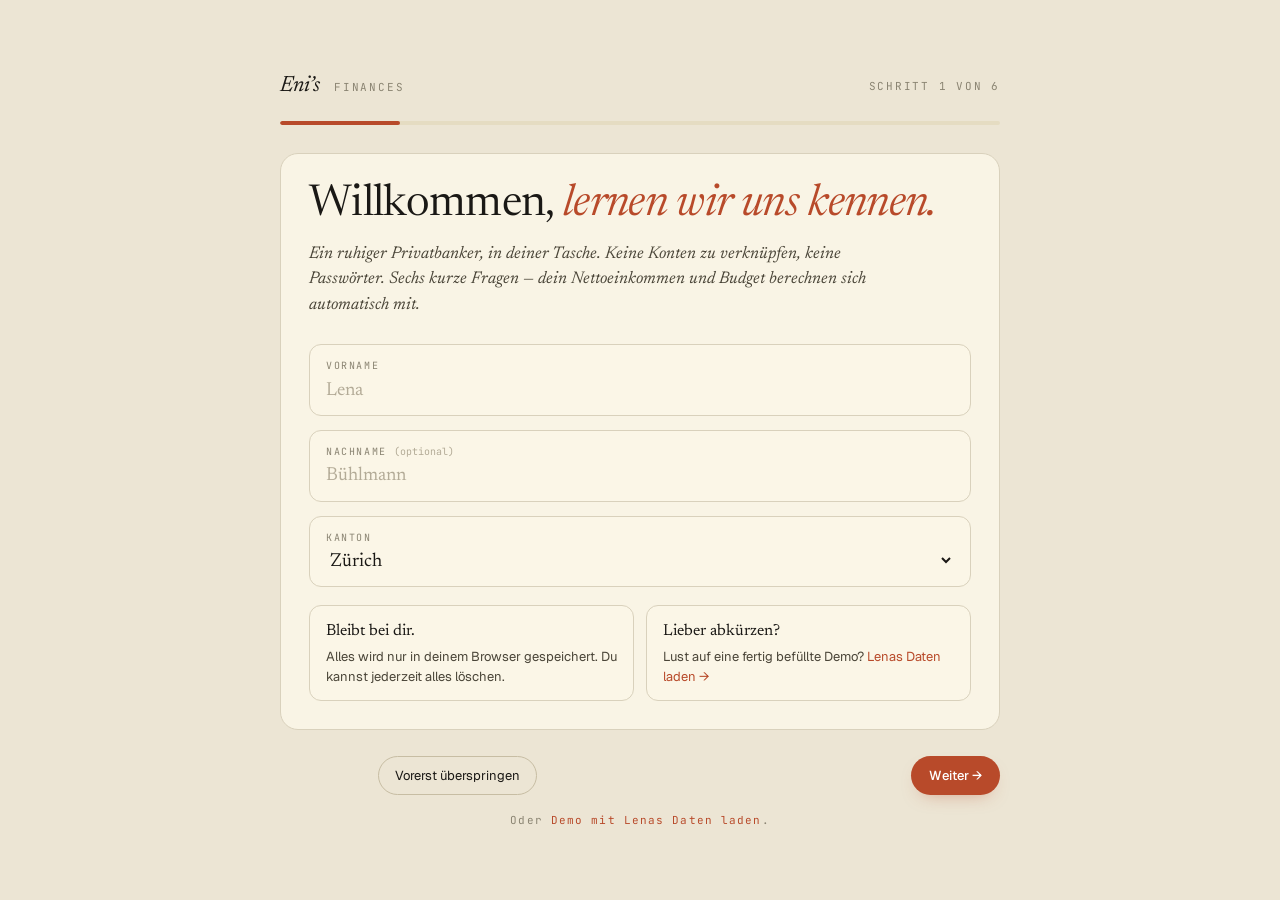
<file: onboarding.html>
<!doctype html>
<html lang="de">
<head>
<meta charset="utf-8">
<title>Willkommen — Eni's Finances</title>
<meta name="viewport" content="width=device-width, initial-scale=1">
<link rel="preconnect" href="https://fonts.googleapis.com">
<link rel="preconnect" href="https://fonts.gstatic.com" crossorigin>
<link href="https://fonts.googleapis.com/css2?family=Newsreader:ital,opsz,wght@0,6..72,300..700;1,6..72,300..700&family=Geist:wght@400;450;500;600&family=JetBrains+Mono:wght@400;500&display=swap" rel="stylesheet">
<link rel="stylesheet" href="assets/atelier.css">
<style>
  body { background: var(--bg); }
  .onb-shell { min-height: 100vh; display: grid; grid-template-columns: 1fr; align-items: center; justify-items: center; padding: 48px 24px; }
  .onb { width: min(720px, 100%); }
  .onb-top {
    display: flex; align-items: center; justify-content: space-between;
    margin-bottom: 18px;
    font-family: var(--mono); font-size: 11px; color: var(--ink-3);
    letter-spacing: 0.16em; text-transform: uppercase;
  }
  .onb-progress { height: 4px; background: #E5DCC2; border-radius: 999px; overflow: hidden; margin-bottom: 28px; }
  .onb-progress > span { display: block; height: 100%; background: var(--accent); border-radius: 999px; transition: width 320ms ease; }
  .onb h1 { font-family: var(--serif); font-weight: 380; font-size: 44px; letter-spacing: -0.015em; line-height: 1.05; margin: 0 0 14px; }
  .onb h1 em { color: var(--accent); font-style: italic; }
  .onb p.lede { font-family: var(--serif); font-style: italic; color: var(--ink-2); font-size: 17px; max-width: 560px; line-height: 1.5; margin: 0 0 26px; }
  .onb .step-card { background: var(--paper-2); border: 1px solid var(--rule); border-radius: var(--radius-l); padding: 28px; }
  .onb .actions { display: flex; align-items: center; justify-content: space-between; margin-top: 26px; gap: 12px; }
  .onb .actions .left { display: flex; gap: 10px; }
  .onb .calc-chip {
    background: var(--ink-card); color: #F4EEDE; border-radius: 14px;
    padding: 14px 18px; display: flex; gap: 22px; align-items: center;
    margin-top: 16px; font-family: var(--mono); font-size: 11px; letter-spacing: 0.06em;
  }
  .onb .calc-chip strong { font-family: var(--serif); font-weight: 400; font-size: 22px; color: #fff; letter-spacing: -0.005em; display: block; }
  .onb .calc-chip .item .label { color: #BDB39C; display: block; margin-bottom: 2px; }
  .bill-form { display: grid; grid-template-columns: 1.4fr 1fr 0.8fr 0.6fr auto; gap: 10px; align-items: end; }
  .bill-form .field { padding: 10px 12px; }
  .bill-form .field input, .bill-form .field select { font-size: 16px; }
  .quick-row { display: flex; flex-wrap: wrap; gap: 8px; margin-top: 14px; }
  .quick { font-family: var(--mono); font-size: 11px; letter-spacing: 0.06em; padding: 6px 12px; border-radius: 999px; border: 1px solid var(--rule-2); background: transparent; color: var(--ink-2); cursor: pointer; transition: border-color 160ms ease, color 160ms ease, transform 140ms ease; }
  .quick:hover { border-color: var(--accent); color: var(--accent); transform: translateY(-1px); }
  .field input::placeholder { color: var(--ink-4); }
  .welcome-stack { display: grid; grid-template-columns: 1fr; gap: 14px; }
  .welcome-stack .field { padding: 14px 16px; }
  .pillar-row { display: grid; grid-template-columns: 1fr 1fr; gap: 12px; margin-top: 18px; }
  .pillar { background: #FBF6E7; border: 1px solid var(--rule); border-radius: 12px; padding: 14px 16px; transition: transform 220ms ease, border-color 220ms ease; }
  .pillar:hover { transform: translateY(-2px); border-color: var(--rule-2); }
  .pillar h4 { font-family: var(--serif); font-weight: 400; font-size: 16px; margin: 0 0 4px; }
  .pillar p  { margin: 0; color: var(--ink-2); font-size: 13px; line-height: 1.5; }
  .footer-link { text-align: center; margin-top: 18px; font-family: var(--mono); font-size: 11px; letter-spacing: 0.1em; color: var(--ink-3); }
  .footer-link a { color: var(--accent); }
  @media (max-width: 700px) { .bill-form { grid-template-columns: 1fr 1fr; } .onb h1 { font-size: 34px; } }
</style>
</head>
<body data-page="onboarding">

<div class="onb-shell">
  <div class="onb">

    <div class="onb-top">
      <div>
        <span style="font-family: var(--serif); font-style: italic; text-transform: none; font-size: 22px; color: var(--ink); letter-spacing: -0.005em;">Eni&rsquo;s</span>
        <span style="margin-left: 6px; font-style: normal;">Finances</span>
      </div>
      <div data-onb-step>Schritt 1 von 6</div>
    </div>

    <div class="onb-progress"><span data-onb-progress style="width: 16%"></span></div>

    <!-- STEP 1 -->
    <section data-step="1" class="step-card">
      <h1>Willkommen, <em>lernen wir uns kennen.</em></h1>
      <p class="lede">Ein ruhiger Privatbanker, in deiner Tasche. Keine Konten zu verknüpfen, keine Passwörter. Sechs kurze Fragen &mdash; dein Nettoeinkommen und Budget berechnen sich automatisch mit.</p>

      <div class="welcome-stack">
        <div class="field">
          <span class="label">Vorname</span>
          <input data-field="profile.firstName" placeholder="Lena">
        </div>
        <div class="field">
          <span class="label">Nachname <span style="color: var(--ink-4); text-transform: none; letter-spacing: 0;">(optional)</span></span>
          <input data-field="profile.lastName" placeholder="Bühlmann">
        </div>
        <div class="field">
          <span class="label">Kanton</span>
          <select data-field="profile.kanton">
            <option>Zürich</option><option>Bern</option><option>Luzern</option>
            <option>Uri</option><option>Schwyz</option><option>Obwalden</option>
            <option>Nidwalden</option><option>Glarus</option><option>Zug</option>
            <option>Freiburg</option><option>Solothurn</option><option>Basel-Stadt</option>
            <option>Basel-Landschaft</option><option>Schaffhausen</option><option>Appenzell A.Rh.</option>
            <option>Appenzell I.Rh.</option><option>St. Gallen</option><option>Graubünden</option>
            <option>Aargau</option><option>Thurgau</option><option>Tessin</option>
            <option>Waadt</option><option>Wallis</option><option>Neuenburg</option>
            <option>Genf</option><option>Jura</option>
          </select>
        </div>
      </div>

      <div class="pillar-row">
        <div class="pillar"><h4>Bleibt bei dir.</h4><p>Alles wird nur in deinem Browser gespeichert. Du kannst jederzeit alles löschen.</p></div>
        <div class="pillar"><h4>Lieber abkürzen?</h4><p>Lust auf eine fertig befüllte Demo? <a href="#" data-onb-demo style="color: var(--accent);">Lenas Daten laden &rarr;</a></p></div>
      </div>
    </section>

    <!-- STEP 2 -->
    <section data-step="2" class="step-card" style="display:none;">
      <h1>Woher kommt dein <em>Hauptverdienst?</em></h1>
      <p class="lede">Dein monatliches Bruttogehalt &mdash; das, was auf deinem Arbeitsvertrag vor AHV, BVG und Steuer steht.</p>

      <div class="fields">
        <div class="field">
          <span class="label">Arbeitgeber</span>
          <input data-field="employment.employer" placeholder="z.B. Studio Schibler AG">
        </div>
        <div class="field">
          <span class="label">Brutto monatlich</span>
          <input data-field="employment.bruttoMonthly" data-numeric="true" inputmode="decimal" placeholder="9200"><span class="suffix">CHF</span>
        </div>
        <div class="field">
          <span class="label">Zahltag</span>
          <input data-field="employment.payday" data-numeric="true" inputmode="numeric" placeholder="25">
        </div>
        <div class="field">
          <span class="label">13. Monatslohn</span>
          <select data-field="employment.thirteenth">
            <option value="true">Ja &middot; pro rata im Dezember</option>
            <option value="false">Nein</option>
          </select>
        </div>
      </div>

      <div class="calc-chip">
        <div class="item"><span class="label">Brutto</span><strong>CHF <span data-onb-calc="brutto">0</span></strong></div>
        <div class="item"><span class="label">Netto bisher</span><strong>CHF <span data-onb-calc="net">0</span></strong></div>
      </div>
    </section>

    <!-- STEP 3 -->
    <section data-step="3" class="step-card" style="display:none;">
      <h1>Etwas <em>nebenher?</em></h1>
      <p class="lede">Freelance-Aufträge, Dividenden, Mieteinnahmen &mdash; die kleinen Ströme, die sich still zusammenläppern. Leer lassen, wenn nicht relevant.</p>

      <div class="fields">
        <div class="field">
          <span class="label">Freelance / Beratung</span>
          <input data-field="side.freelance" data-numeric="true" inputmode="decimal" placeholder="0"><span class="suffix">CHF / Monat</span>
        </div>
        <div class="field">
          <span class="label">Dividenden &middot; Broker</span>
          <input data-field="side.dividends" data-numeric="true" inputmode="decimal" placeholder="0"><span class="suffix">CHF / Monat</span>
        </div>
        <div class="field">
          <span class="label">Mieteinnahmen</span>
          <input data-field="side.rental" data-numeric="true" inputmode="decimal" placeholder="0"><span class="suffix">CHF / Monat</span>
        </div>
        <div class="field">
          <span class="label">Sonstiges</span>
          <input data-field="side.other" data-numeric="true" inputmode="decimal" placeholder="0"><span class="suffix">CHF / Monat</span>
        </div>
      </div>

      <div class="calc-chip">
        <div class="item"><span class="label">Nebenverdienst</span><strong>CHF <span data-onb-calc="side">0</span></strong></div>
        <div class="item"><span class="label">Netto bisher</span><strong>CHF <span data-onb-calc="net">0</span></strong></div>
      </div>
    </section>

    <!-- STEP 4 -->
    <section data-step="4" class="step-card" style="display:none;">
      <h1>Steuern und <em>Vorsorge.</em></h1>
      <p class="lede">AHV ist Pflicht. BVG kommt vom Lohn weg. Säule 3a ist freiwillig, aber steuerlich abziehbar. Wenn du deinen Steuersatz nicht kennst &mdash; 14% ist ein guter Zürcher Richtwert.</p>

      <div class="fields">
        <div class="field">
          <span class="label">AHV / IV / EO / ALV</span>
          <input data-field="taxes.ahvRate" data-numeric="true" inputmode="decimal" placeholder="6.4"><span class="suffix">%</span>
        </div>
        <div class="field">
          <span class="label">BVG (Pensionskasse)</span>
          <input data-field="taxes.bvg" data-numeric="true" inputmode="decimal" placeholder="500"><span class="suffix">CHF / Monat</span>
        </div>
        <div class="field">
          <span class="label">Effektiver Steuersatz</span>
          <input data-field="taxes.taxRate" data-numeric="true" inputmode="decimal" placeholder="14.2"><span class="suffix">%</span>
        </div>
        <div class="field">
          <span class="label">Säule 3a</span>
          <input data-field="taxes.saule3a" data-numeric="true" inputmode="decimal" placeholder="583"><span class="suffix">CHF / Monat &middot; z.B. VIAC</span>
        </div>
      </div>

      <div class="calc-chip">
        <div class="item"><span class="label">Abzüge gesetzlich</span><strong>CHF &minus;<span data-onb-calc="deductions">0</span></strong></div>
        <div class="item"><span class="label">Netto monatlich</span><strong>CHF <span data-onb-calc="net">0</span></strong></div>
      </div>

      <div class="note" style="margin-top: 18px;">
        <div class="star"><svg viewBox="0 0 24 24" fill="currentColor"><path d="M12 2 13.8 8.2 20 10l-6.2 1.8L12 18l-1.8-6.2L4 10l6.2-1.8z"/></svg></div>
        <div>
          <h4>Eine sanfte Empfehlung</h4>
          <p>Das jährliche Maximum für die Säule 3a beträgt 2026 <strong>CHF 7&rsquo;258</strong> (für BVG-Versicherte). Du kannst es später jederzeit anpassen.</p>
        </div>
      </div>
    </section>

    <!-- STEP 5 -->
    <section data-step="5" class="step-card" style="display:none;">
      <h1>Deine monatlichen <em>Fixkosten.</em></h1>
      <p class="lede">Miete, Krankenkasse, Handy &mdash; was jeden Monat wiederkehrt. Füge so viele hinzu wie du magst &mdash; du kannst sie später unter „Rechnungen" anpassen.</p>

      <div class="bill-form">
        <div class="field">
          <span class="label">Anbieter</span>
          <input data-onb-bill-vendor placeholder="z.B. Miete — Kreis 4">
        </div>
        <div class="field">
          <span class="label">Kategorie</span>
          <select data-onb-bill-category>
            <option value="Housing">Wohnen</option>
            <option value="Insurance">Versicherung</option>
            <option value="Utilities">Energie</option>
            <option value="Transport">Transport</option>
            <option value="Health">Gesundheit</option>
            <option value="Subs">Abos</option>
          </select>
        </div>
        <div class="field">
          <span class="label">Betrag</span>
          <input data-onb-bill-amount inputmode="decimal" placeholder="0"><span class="suffix">CHF</span>
        </div>
        <div class="field">
          <span class="label">Fälligkeit</span>
          <input data-onb-bill-day inputmode="numeric" placeholder="Tag">
        </div>
        <button class="btn-primary" data-onb-add-bill style="height: 42px;">
          <svg viewBox="0 0 24 24" fill="none" stroke="currentColor" stroke-width="2" width="14" height="14"><path d="M12 5v14M5 12h14"/></svg>
          Hinzufügen
        </button>
      </div>

      <div class="quick-row">
        <span style="font-family: var(--mono); font-size: 11px; color: var(--ink-3); letter-spacing: 0.12em; text-transform: uppercase; align-self: center; margin-right: 4px;">Schnell-Hinzufügen</span>
        <button type="button" class="quick" data-quick="Miete|Housing|2000|1">Miete</button>
        <button type="button" class="quick" data-quick="Krankenkasse|Insurance|384|3">Krankenkasse</button>
        <button type="button" class="quick" data-quick="EWZ Strom|Utilities|110|8">Strom</button>
        <button type="button" class="quick" data-quick="Salt Mobile|Utilities|65|12">Mobile</button>
        <button type="button" class="quick" data-quick="SBB Abo|Transport|185|15">SBB</button>
        <button type="button" class="quick" data-quick="Fitness|Health|89|20">Fitness</button>
        <button type="button" class="quick" data-quick="Spotify Family|Subs|22|22">Spotify</button>
      </div>

      <div data-onb-bills style="margin-top: 18px;"></div>

      <div class="calc-chip">
        <div class="item"><span class="label">Total Fixkosten</span><strong>CHF <span data-onb-calc="fixed">0</span></strong></div>
        <div class="item"><span class="label">Netto monatlich</span><strong>CHF <span data-onb-calc="net">0</span></strong></div>
      </div>
    </section>

    <!-- STEP 6 -->
    <section data-step="6" class="step-card" style="display:none;">
      <h1>Und die <em>variablen Töpfe.</em></h1>
      <p class="lede">Ein monatlicher Richtwert pro Bereich. Wir verfolgen ihn diskret und sagen Bescheid, wenn etwas abdriftet.</p>

      <div class="fields">
        <div class="field">
          <span class="label">Lebensmittel</span>
          <input data-field="budgets.groceries" data-numeric="true" inputmode="decimal" placeholder="700"><span class="suffix">CHF / Monat</span>
        </div>
        <div class="field">
          <span class="label">Restaurants</span>
          <input data-field="budgets.dining" data-numeric="true" inputmode="decimal" placeholder="250"><span class="suffix">CHF / Monat</span>
        </div>
        <div class="field">
          <span class="label">Transport</span>
          <input data-field="budgets.transport" data-numeric="true" inputmode="decimal" placeholder="80"><span class="suffix">CHF / Monat</span>
        </div>
        <div class="field">
          <span class="label">Freizeit</span>
          <input data-field="budgets.leisure" data-numeric="true" inputmode="decimal" placeholder="200"><span class="suffix">CHF / Monat</span>
        </div>
        <div class="field">
          <span class="label">Einkauf</span>
          <input data-field="budgets.shopping" data-numeric="true" inputmode="decimal" placeholder="300"><span class="suffix">CHF / Monat</span>
        </div>
      </div>

      <div class="calc-chip">
        <div class="item"><span class="label">Budgets gesamt</span><strong>CHF <span data-onb-calc="budget-total">0</span></strong></div>
        <div class="item"><span class="label">Netto monatlich</span><strong>CHF <span data-onb-calc="net">0</span></strong></div>
      </div>

      <h3 style="font-family: var(--serif); font-weight: 400; font-size: 20px; margin: 28px 0 12px;">Ein Startvermögen <span style="color: var(--ink-3); font-style: italic;">(optional)</span></h3>
      <div class="fields">
        <div class="field">
          <span class="label">Gesamt-Vermögen heute</span>
          <input data-field="netWorth" data-numeric="true" inputmode="decimal" placeholder="0"><span class="suffix">CHF</span>
        </div>
        <div class="field">
          <span class="label">Davon investiert</span>
          <input data-field="investments" data-numeric="true" inputmode="decimal" placeholder="0"><span class="suffix">CHF</span>
        </div>
      </div>

      <p class="lede" style="margin: 22px 0 0; font-size: 15px;">Das war&rsquo;s, <em><span data-onb-calc="firstname">dort</span></em>. Öffne das Dashboard wann immer du willst &mdash; du kannst jederzeit zurück und die Zahlen anpassen.</p>
    </section>

    <div class="actions">
      <div class="left">
        <button class="btn-ghost" data-onb-back>&larr; Zurück</button>
        <button class="btn-ghost" data-onb-skip>Vorerst überspringen</button>
      </div>
      <button class="btn-primary" data-onb-next>Weiter &rarr;</button>
    </div>

    <div class="footer-link">
      Oder <a href="#" data-onb-demo>Demo mit Lenas Daten laden</a>.
    </div>

  </div>
</div>

<script src="assets/state.js"></script>
<script src="assets/app.js"></script>
<script>
  document.querySelectorAll('.quick').forEach(btn => {
    btn.addEventListener('click', () => {
      const [v, c, a, d] = btn.dataset.quick.split('|');
      document.querySelector('[data-onb-bill-vendor]').value = v;
      document.querySelector('[data-onb-bill-category]').value = c;
      document.querySelector('[data-onb-bill-amount]').value = a;
      document.querySelector('[data-onb-bill-day]').value = d;
    });
  });
</script>
</body>
</html>
</file>
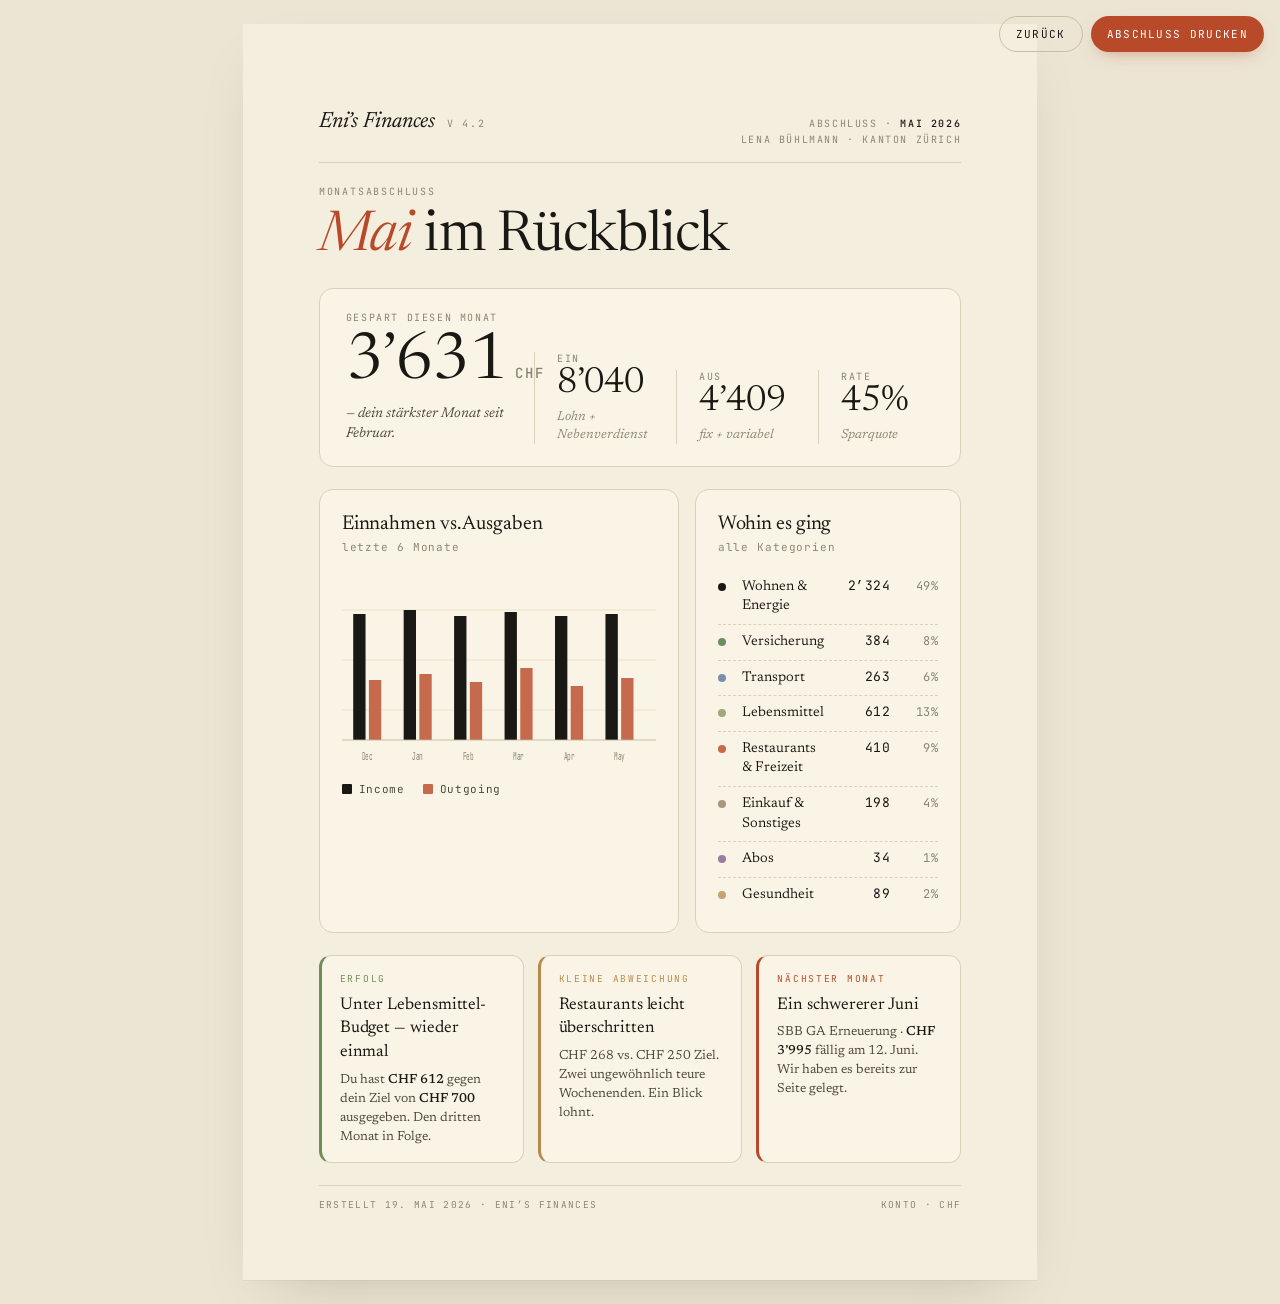
<file: summary-print.html>
<!doctype html>
<html lang="de">
<head>
<meta charset="utf-8">
<title>Mai im Rückblick — Eni's Finances</title>
<meta name="viewport" content="width=device-width, initial-scale=1">
<link rel="preconnect" href="https://fonts.googleapis.com">
<link rel="preconnect" href="https://fonts.gstatic.com" crossorigin>
<link href="https://fonts.googleapis.com/css2?family=Newsreader:ital,opsz,wght@0,6..72,300..700;1,6..72,300..700&family=Geist:wght@400;450;500;600&family=JetBrains+Mono:wght@400;500&display=swap" rel="stylesheet">
<style>
  :root {
    --bg: #ECE5D4;
    --paper: #F4EEDE;
    --ink: #1A1815;
    --ink-2: #4A4538;
    --ink-3: #8A8472;
    --rule: #D9D1BC;
    --rule-2: #C7BDA3;
    --accent: #B84A2A;
    --accent-soft: #E9D4C5;
    --good: #6B8E5A;
    --good-soft: #DDE3CE;
    --warn: #B68A4C;
    --warn-soft: #EFE1C9;
    --bar-in: #1A1815;
    --bar-out: #C66A4E;
    --cat-housing: #1A1815;
    --cat-insurance: #6B8E5A;
    --cat-transport: #7A8FA8;
    --cat-groceries: #9DA978;
    --cat-dining: #C66A4E;
    --cat-shopping: #A89779;
    --cat-subs: #9C7BA0;
    --cat-health: #C4A571;
  }

  * { box-sizing: border-box; }
  html, body { margin: 0; padding: 0; }
  body {
    background: var(--bg);
    color: var(--ink);
    font-family: "Newsreader", "Times New Roman", Georgia, serif;
    font-optical-sizing: auto;
    font-weight: 380;
    -webkit-font-smoothing: antialiased;
    line-height: 1.4;
  }

  .mono, .label, .chip, .meta, .stat-label, .cat-pct, .cat-amt, .footer-meta {
    font-family: "JetBrains Mono", ui-monospace, Menlo, Consolas, monospace;
    font-weight: 400;
    letter-spacing: 0.04em;
  }
  .label, .chip, .stat-label {
    text-transform: uppercase;
    font-size: 10px;
    letter-spacing: 0.16em;
    color: var(--ink-3);
  }
  em, .italic { font-style: italic; }

  .page {
    width: 210mm;
    min-height: 297mm;
    margin: 24px auto;
    padding: 22mm 20mm 18mm;
    background: var(--paper);
    box-shadow: 0 1px 0 rgba(0,0,0,0.04), 0 24px 60px -30px rgba(50, 40, 20, 0.25);
    position: relative;
  }

  /* Top bar */
  .top {
    display: flex;
    align-items: baseline;
    justify-content: space-between;
    padding-bottom: 14px;
    border-bottom: 1px solid var(--rule);
    margin-bottom: 22px;
  }
  .brand {
    display: flex;
    align-items: baseline;
    gap: 12px;
  }
  .brand-name {
    font-family: "Newsreader", serif;
    font-style: italic;
    font-weight: 400;
    font-size: 22px;
    letter-spacing: -0.005em;
  }
  .brand-ver {
    font-family: "JetBrains Mono", monospace;
    font-size: 10px;
    color: var(--ink-3);
    letter-spacing: 0.16em;
    text-transform: uppercase;
  }
  .top-meta {
    text-align: right;
    font-family: "JetBrains Mono", monospace;
    font-size: 10px;
    color: var(--ink-3);
    letter-spacing: 0.16em;
    text-transform: uppercase;
    line-height: 1.6;
  }
  .top-meta strong {
    color: var(--ink);
    font-weight: 500;
  }

  /* Title */
  .title-block { margin: 6px 0 22px; }
  .title-chip {
    font-family: "JetBrains Mono", monospace;
    font-size: 10px;
    color: var(--ink-3);
    letter-spacing: 0.18em;
    text-transform: uppercase;
    margin-bottom: 10px;
  }
  h1 {
    font-family: "Newsreader", serif;
    font-weight: 360;
    font-size: 56px;
    line-height: 1.02;
    margin: 0;
    letter-spacing: -0.015em;
  }
  h1 em {
    font-style: italic;
    color: var(--accent);
    font-weight: 360;
  }

  /* Hero saved card */
  .hero {
    background: #F9F4E5;
    border: 1px solid var(--rule);
    border-radius: 14px;
    padding: 22px 26px;
    display: grid;
    grid-template-columns: 1.4fr 1fr 1fr 1fr;
    gap: 26px;
    align-items: end;
    margin-bottom: 22px;
  }
  .hero .col { min-width: 0; }
  .hero .saved-label { margin-bottom: 6px; }
  .hero .saved-num {
    font-family: "Newsreader", serif;
    font-weight: 360;
    font-size: 64px;
    line-height: 1;
    letter-spacing: -0.02em;
    display: flex;
    align-items: baseline;
    gap: 10px;
  }
  .hero .saved-num .unit {
    font-family: "JetBrains Mono", monospace;
    font-size: 14px;
    color: var(--ink-3);
    letter-spacing: 0.12em;
    font-weight: 500;
  }
  .hero .saved-note {
    font-style: italic;
    color: var(--ink-2);
    margin-top: 10px;
    font-size: 14px;
  }
  .stat .stat-num {
    font-family: "Newsreader", serif;
    font-weight: 360;
    font-size: 36px;
    line-height: 1;
    letter-spacing: -0.01em;
  }
  .stat .stat-sub {
    font-family: "Newsreader", serif;
    font-style: italic;
    color: var(--ink-3);
    font-size: 13px;
    margin-top: 6px;
  }
  .hero .divider {
    border-left: 1px solid var(--rule);
    padding-left: 22px;
  }

  /* Mid: chart + categories */
  .grid-2 {
    display: grid;
    grid-template-columns: 1.35fr 1fr;
    gap: 16px;
    margin-bottom: 22px;
  }
  .card {
    background: #F9F4E5;
    border: 1px solid var(--rule);
    border-radius: 14px;
    padding: 20px 22px;
  }
  .card h2 {
    font-family: "Newsreader", serif;
    font-weight: 400;
    font-size: 20px;
    margin: 0 0 2px;
    letter-spacing: -0.005em;
  }
  .card .card-sub {
    font-family: "JetBrains Mono", monospace;
    color: var(--ink-3);
    font-size: 11px;
    letter-spacing: 0.08em;
    margin-bottom: 14px;
  }

  /* Chart */
  .chart {
    width: 100%;
    height: 200px;
    display: block;
  }
  .chart-legend {
    display: flex;
    gap: 18px;
    margin-top: 12px;
    font-family: "JetBrains Mono", monospace;
    font-size: 11px;
    color: var(--ink-2);
    letter-spacing: 0.06em;
  }
  .chart-legend .swatch {
    display: inline-block;
    width: 10px;
    height: 10px;
    margin-right: 7px;
    vertical-align: -1px;
    border-radius: 1px;
  }

  /* Categories */
  .cats { list-style: none; padding: 0; margin: 0; }
  .cats li {
    display: grid;
    grid-template-columns: 14px 1fr auto auto;
    align-items: baseline;
    gap: 10px;
    padding: 7px 0;
    border-bottom: 1px dashed var(--rule);
    font-size: 14px;
  }
  .cats li:last-child { border-bottom: none; }
  .cats .dot {
    width: 8px;
    height: 8px;
    border-radius: 50%;
    transform: translateY(1px);
  }
  .cats .cat-name { color: var(--ink); }
  .cats .cat-amt {
    font-size: 13px;
    color: var(--ink);
    min-width: 56px;
    text-align: right;
  }
  .cats .cat-pct {
    font-size: 12px;
    color: var(--ink-3);
    min-width: 38px;
    text-align: right;
  }

  /* Footer cards */
  .insights {
    display: grid;
    grid-template-columns: 1fr 1fr 1fr;
    gap: 14px;
  }
  .insight {
    border-radius: 12px;
    background: #F9F4E5;
    padding: 16px 18px;
    border: 1px solid var(--rule);
    border-left: 3px solid var(--ink-3);
    position: relative;
  }
  .insight.good   { border-left-color: var(--good); }
  .insight.warn   { border-left-color: var(--warn); }
  .insight.alert  { border-left-color: var(--accent); }
  .insight .tag {
    font-family: "JetBrains Mono", monospace;
    text-transform: uppercase;
    letter-spacing: 0.18em;
    font-size: 9.5px;
    margin-bottom: 8px;
  }
  .insight.good  .tag { color: var(--good); }
  .insight.warn  .tag { color: var(--warn); }
  .insight.alert .tag { color: var(--accent); }
  .insight h3 {
    font-family: "Newsreader", serif;
    font-weight: 400;
    font-size: 17px;
    margin: 0 0 6px;
    letter-spacing: -0.005em;
  }
  .insight p {
    margin: 0;
    color: var(--ink-2);
    font-size: 13px;
    line-height: 1.45;
  }
  .insight p strong { color: var(--ink); font-weight: 500; }

  /* Footer */
  .footer {
    margin-top: 22px;
    padding-top: 12px;
    border-top: 1px solid var(--rule);
    display: flex;
    justify-content: space-between;
    align-items: baseline;
    font-family: "JetBrains Mono", monospace;
    font-size: 9.5px;
    color: var(--ink-3);
    letter-spacing: 0.14em;
    text-transform: uppercase;
  }

  /* Floating print button (screen only) */
  .print-bar {
    position: fixed;
    top: 16px;
    right: 16px;
    z-index: 10;
    display: flex;
    gap: 8px;
  }
  .print-bar button {
    font-family: "JetBrains Mono", monospace;
    font-size: 11px;
    letter-spacing: 0.12em;
    text-transform: uppercase;
    background: var(--accent);
    color: #fff;
    border: 0;
    border-radius: 999px;
    padding: 10px 16px;
    cursor: pointer;
    box-shadow: 0 6px 18px -8px rgba(184, 74, 42, 0.6);
  }
  .print-bar button.ghost {
    background: transparent;
    color: var(--ink);
    border: 1px solid var(--rule-2);
    box-shadow: none;
  }

  @media print {
    @page { size: A4; margin: 0; }
    html, body { background: #fff; }
    body { background: #fff; }
    .page {
      width: auto;
      min-height: auto;
      margin: 0;
      padding: 14mm 14mm 12mm;
      box-shadow: none;
      background: #fff;
    }
    .hero, .card, .insight {
      background: #fff;
      border-color: #DAD3BD;
    }
    .print-bar { display: none; }
    .insight, .card, .hero { break-inside: avoid; page-break-inside: avoid; }
    * { -webkit-print-color-adjust: exact; print-color-adjust: exact; }
  }
</style>
</head>
<body>

<div class="print-bar">
  <button class="ghost" onclick="location.href='summary.html'">Zurück</button>
  <button onclick="window.print()">Abschluss drucken</button>
</div>

<article class="page">
  <header class="top">
    <div class="brand">
      <span class="brand-name">Eni&rsquo;s Finances</span>
      <span class="brand-ver">v 4.2</span>
    </div>
    <div class="top-meta">
      <div>Abschluss &middot; <strong>Mai 2026</strong></div>
      <div>Lena B&uuml;hlmann &middot; Kanton Z&uuml;rich</div>
    </div>
  </header>

  <section class="title-block">
    <div class="title-chip">Monatsabschluss</div>
    <h1><em>Mai</em> im Rückblick</h1>
  </section>

  <section class="hero">
    <div class="col">
      <div class="label saved-label">Gespart diesen Monat</div>
      <div class="saved-num">3&rsquo;631<span class="unit">CHF</span></div>
      <div class="saved-note">&mdash; dein stärkster Monat seit Februar.</div>
    </div>
    <div class="col divider stat">
      <div class="stat-label">Ein</div>
      <div class="stat-num">8&rsquo;040</div>
      <div class="stat-sub">Lohn + Nebenverdienst</div>
    </div>
    <div class="col divider stat">
      <div class="stat-label">Aus</div>
      <div class="stat-num">4&rsquo;409</div>
      <div class="stat-sub">fix + variabel</div>
    </div>
    <div class="col divider stat">
      <div class="stat-label">Rate</div>
      <div class="stat-num">45%</div>
      <div class="stat-sub">Sparquote</div>
    </div>
  </section>

  <section class="grid-2">
    <div class="card">
      <h2>Einnahmen vs. Ausgaben</h2>
      <div class="card-sub">letzte 6 Monate</div>
      <svg class="chart" viewBox="0 0 560 200" preserveAspectRatio="none" aria-label="Einnahmen vs. Ausgaben Balkendiagramm">
        <!-- gridlines -->
        <g stroke="#E5DCC2" stroke-width="1">
          <line x1="0" y1="40"  x2="560" y2="40"/>
          <line x1="0" y1="90"  x2="560" y2="90"/>
          <line x1="0" y1="140" x2="560" y2="140"/>
          <line x1="0" y1="170" x2="560" y2="170"/>
        </g>
        <!-- 6 months: Dec, Jan, Feb, Mar, Apr, May -->
        <!-- bar pair widths: bar=22, gap=6, pair=50, slot=90, x = i*90 + 20 -->
        <g>
          <!-- Dec -->
          <rect x="20"  y="44"  width="22" height="126" fill="#1A1815"/>
          <rect x="48"  y="110" width="22" height="60"  fill="#C66A4E"/>
          <!-- Jan -->
          <rect x="110" y="40"  width="22" height="130" fill="#1A1815"/>
          <rect x="138" y="104" width="22" height="66"  fill="#C66A4E"/>
          <!-- Feb -->
          <rect x="200" y="46"  width="22" height="124" fill="#1A1815"/>
          <rect x="228" y="112" width="22" height="58"  fill="#C66A4E"/>
          <!-- Mar -->
          <rect x="290" y="42"  width="22" height="128" fill="#1A1815"/>
          <rect x="318" y="98"  width="22" height="72"  fill="#C66A4E"/>
          <!-- Apr -->
          <rect x="380" y="46"  width="22" height="124" fill="#1A1815"/>
          <rect x="408" y="116" width="22" height="54"  fill="#C66A4E"/>
          <!-- May -->
          <rect x="470" y="44"  width="22" height="126" fill="#1A1815"/>
          <rect x="498" y="108" width="22" height="62"  fill="#C66A4E"/>
        </g>
        <!-- baseline -->
        <line x1="0" y1="170" x2="560" y2="170" stroke="#C7BDA3" stroke-width="1"/>
        <!-- month labels -->
        <g font-family="JetBrains Mono, monospace" font-size="11" fill="#8A8472" text-anchor="middle">
          <text x="45"  y="190">Dec</text>
          <text x="135" y="190">Jan</text>
          <text x="225" y="190">Feb</text>
          <text x="315" y="190">Mar</text>
          <text x="405" y="190">Apr</text>
          <text x="495" y="190">May</text>
        </g>
      </svg>
      <div class="chart-legend">
        <span><span class="swatch" style="background:#1A1815"></span>Income</span>
        <span><span class="swatch" style="background:#C66A4E"></span>Outgoing</span>
      </div>
    </div>

    <div class="card">
      <h2>Wohin es ging</h2>
      <div class="card-sub">alle Kategorien</div>
      <ul class="cats">
        <li><span class="dot" style="background:var(--cat-housing)"></span>
            <span class="cat-name">Wohnen &amp; Energie</span>
            <span class="cat-amt">2&rsquo;324</span><span class="cat-pct">49%</span></li>
        <li><span class="dot" style="background:var(--cat-insurance)"></span>
            <span class="cat-name">Versicherung</span>
            <span class="cat-amt">384</span><span class="cat-pct">8%</span></li>
        <li><span class="dot" style="background:var(--cat-transport)"></span>
            <span class="cat-name">Transport</span>
            <span class="cat-amt">263</span><span class="cat-pct">6%</span></li>
        <li><span class="dot" style="background:var(--cat-groceries)"></span>
            <span class="cat-name">Lebensmittel</span>
            <span class="cat-amt">612</span><span class="cat-pct">13%</span></li>
        <li><span class="dot" style="background:var(--cat-dining)"></span>
            <span class="cat-name">Restaurants &amp; Freizeit</span>
            <span class="cat-amt">410</span><span class="cat-pct">9%</span></li>
        <li><span class="dot" style="background:var(--cat-shopping)"></span>
            <span class="cat-name">Einkauf &amp; Sonstiges</span>
            <span class="cat-amt">198</span><span class="cat-pct">4%</span></li>
        <li><span class="dot" style="background:var(--cat-subs)"></span>
            <span class="cat-name">Abos</span>
            <span class="cat-amt">34</span><span class="cat-pct">1%</span></li>
        <li><span class="dot" style="background:var(--cat-health)"></span>
            <span class="cat-name">Gesundheit</span>
            <span class="cat-amt">89</span><span class="cat-pct">2%</span></li>
      </ul>
    </div>
  </section>

  <section class="insights">
    <div class="insight good">
      <div class="tag">Erfolg</div>
      <h3>Unter Lebensmittel-Budget &mdash; wieder einmal</h3>
      <p>Du hast <strong>CHF 612</strong> gegen dein Ziel von <strong>CHF 700</strong> ausgegeben. Den dritten Monat in Folge.</p>
    </div>
    <div class="insight warn">
      <div class="tag">Kleine Abweichung</div>
      <h3>Restaurants leicht überschritten</h3>
      <p>CHF 268 vs. CHF 250 Ziel. Zwei ungewöhnlich teure Wochenenden. Ein Blick lohnt.</p>
    </div>
    <div class="insight alert">
      <div class="tag">Nächster Monat</div>
      <h3>Ein schwererer Juni</h3>
      <p>SBB GA Erneuerung &middot; <strong>CHF 3&rsquo;995</strong> fällig am 12. Juni. Wir haben es bereits zur Seite gelegt.</p>
    </div>
  </section>

  <footer class="footer">
    <div>Erstellt 19. Mai 2026 &middot; Eni&rsquo;s Finances</div>
    <div>Konto &middot; CHF</div>
  </footer>
</article>

</body>
</html>
</file>
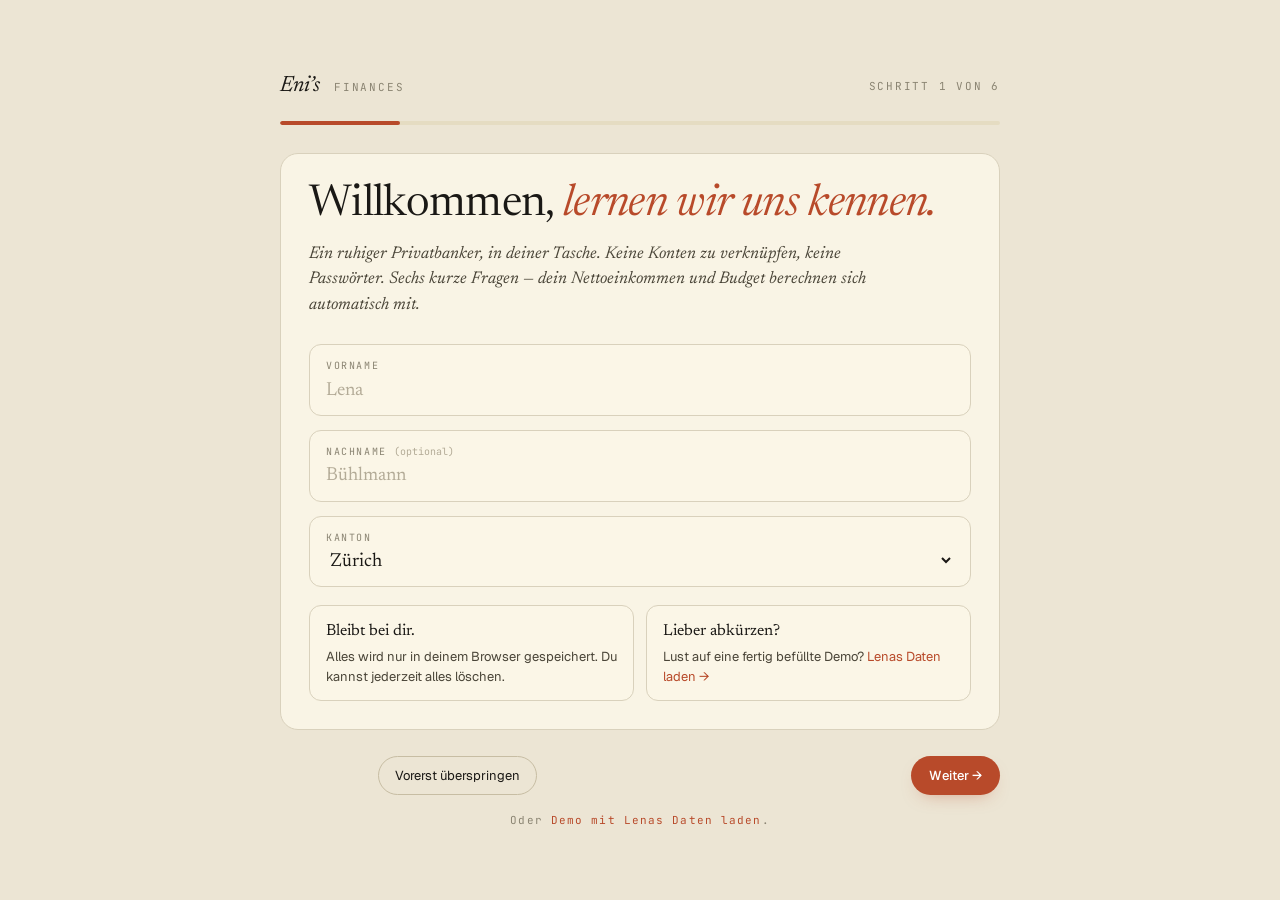
<file: summary.html>
<!doctype html>
<html lang="de">
<head>
<meta charset="utf-8">
<title>Abschluss — Eni's Finances</title>
<meta name="viewport" content="width=device-width, initial-scale=1">
<link rel="preconnect" href="https://fonts.googleapis.com">
<link rel="preconnect" href="https://fonts.gstatic.com" crossorigin>
<link href="https://fonts.googleapis.com/css2?family=Newsreader:ital,opsz,wght@0,6..72,300..700;1,6..72,300..700&family=Geist:wght@400;450;500;600&family=JetBrains+Mono:wght@400;500&display=swap" rel="stylesheet">
<link rel="stylesheet" href="assets/atelier.css">
</head>
<body data-page="summary">
<div class="app">

<aside class="sidebar">
  <div class="brand">
    <span class="brand-name">Eni&rsquo;s</span>
    <span class="brand-ver">Finances</span>
  </div>
  <nav class="nav">
    <a class="nav-item" href="index.html"><svg class="ic" viewBox="0 0 24 24" fill="none" stroke="currentColor" stroke-width="1.6"><path d="M3 11.5 12 4l9 7.5"/><path d="M5 10v9h14v-9"/></svg>Übersicht</a>
    <a class="nav-item" href="income.html"><svg class="ic" viewBox="0 0 24 24" fill="none" stroke="currentColor" stroke-width="1.6"><rect x="3" y="6" width="18" height="13" rx="2"/><path d="M3 11h18"/></svg>Einkommen</a>
    <a class="nav-item" href="bills.html"><svg class="ic" viewBox="0 0 24 24" fill="none" stroke="currentColor" stroke-width="1.6"><path d="M6 3h12v18l-3-2-3 2-3-2-3 2z"/><path d="M9 8h6M9 12h6M9 16h4"/></svg>Rechnungen</a>
    <a class="nav-item" href="upload.html"><svg class="ic" viewBox="0 0 24 24" fill="none" stroke="currentColor" stroke-width="1.6"><path d="M12 16V5"/><path d="M7 10l5-5 5 5"/><path d="M5 20h14"/></svg>Belege</a>
    <a class="nav-item active" href="summary.html"><svg class="ic" viewBox="0 0 24 24" fill="none" stroke="currentColor" stroke-width="1.6"><path d="M4 20V10M10 20V4M16 20v-7M22 20H2"/></svg>Abschluss</a>
  </nav>
  <div class="spacer"></div>
  <div class="side-card"><span class="label">Abrechnungsperiode</span><div class="v" data-month>—</div></div>
  <a class="link" href="mobile.html" style="padding: 4px 8px; display: block;">Mobile Vorschau &rarr;</a>
  <a class="link" href="#" data-action="reset" style="padding: 4px 8px; display: block; color: var(--ink-3);">Alle Daten zurücksetzen</a>
  <div class="user">
    <div class="avatar" data-initials>?</div>
    <div><div class="who"><span data-bind="profile.firstName">—</span></div><div class="where">Kanton <span data-bind="profile.kanton">—</span></div></div>
  </div>
</aside>

<main class="main">

  <header class="topbar">
    <div class="left">
      <span class="eyebrow">Monatsabschluss</span>
      <h1 class="display"><em data-month>Dieser Monat</em> im Rückblick</h1>
    </div>
    <div class="top-actions">
      <a class="btn-ghost" href="summary-print.html" target="_blank" rel="noopener">Abschluss drucken</a>
    </div>
  </header>

  <section class="hero" style="grid-template-columns: 1.6fr 1fr 1fr 1fr; gap: 28px; margin-bottom: 18px;">
    <div class="col">
      <span class="label">Gespart diesen Monat</span>
      <div class="num-xl"><span data-bind="saved" data-fmt="num">0</span><span class="unit">CHF</span></div>
      <div class="italic-s muted" style="margin-top: 12px;">&mdash; <em>deine Zahlen, live aktualisiert.</em></div>
    </div>
    <div class="col">
      <span class="label">Ein</span>
      <div class="num-l"><span data-bind="netMonthly" data-fmt="num">0</span></div>
      <div class="italic-s muted" style="margin-top: 4px;">Lohn + Nebenverdienst</div>
    </div>
    <div class="col">
      <span class="label">Aus</span>
      <div class="num-l"><span data-bind="totalOut" data-fmt="num">0</span></div>
      <div class="italic-s muted" style="margin-top: 4px;">fix + variabel</div>
    </div>
    <div class="col">
      <span class="label">Rate</span>
      <div class="num-l"><span data-bind="savingsRate">0</span>%</div>
      <div class="italic-s muted" style="margin-top: 4px;">Sparquote</div>
    </div>
  </section>

  <section class="grid-2" style="margin-bottom: 18px;">
    <div class="card">
      <div class="card-head">
        <div>
          <h2>Einnahmen vs. Ausgaben</h2>
          <div class="card-sub">letzte 6 Monate &middot; illustrativ</div>
        </div>
      </div>

      <svg class="chart" viewBox="0 0 560 220" preserveAspectRatio="none" aria-label="Einnahmen vs Ausgaben">
        <g stroke="#E5DCC2" stroke-width="1">
          <line x1="0" y1="40"  x2="560" y2="40"/>
          <line x1="0" y1="90"  x2="560" y2="90"/>
          <line x1="0" y1="140" x2="560" y2="140"/>
        </g>
        <g>
          <rect x="20"  y="44"  width="22" height="126" fill="#1A1815"/>
          <rect x="48"  y="110" width="22" height="60"  fill="#C66A4E"/>
          <rect x="110" y="40"  width="22" height="130" fill="#1A1815"/>
          <rect x="138" y="104" width="22" height="66"  fill="#C66A4E"/>
          <rect x="200" y="46"  width="22" height="124" fill="#1A1815"/>
          <rect x="228" y="112" width="22" height="58"  fill="#C66A4E"/>
          <rect x="290" y="42"  width="22" height="128" fill="#1A1815"/>
          <rect x="318" y="98"  width="22" height="72"  fill="#C66A4E"/>
          <rect x="380" y="46"  width="22" height="124" fill="#1A1815"/>
          <rect x="408" y="116" width="22" height="54"  fill="#C66A4E"/>
          <rect x="470" y="44"  width="22" height="126" fill="#1A1815"/>
          <rect x="498" y="108" width="22" height="62"  fill="#C66A4E"/>
        </g>
        <line x1="0" y1="170" x2="560" y2="170" stroke="#C7BDA3" stroke-width="1"/>
        <g font-family="JetBrains Mono, monospace" font-size="11" fill="#8A8472" text-anchor="middle">
          <text x="45"  y="200">Dez</text>
          <text x="135" y="200">Jan</text>
          <text x="225" y="200">Feb</text>
          <text x="315" y="200">Mär</text>
          <text x="405" y="200">Apr</text>
          <text x="495" y="200">Mai</text>
        </g>
      </svg>
      <div class="chart-legend">
        <span><span class="swatch" style="background:#1A1815"></span>Einnahmen</span>
        <span><span class="swatch" style="background:#C66A4E"></span>Ausgaben</span>
      </div>
    </div>

    <div class="card">
      <div class="card-head">
        <div>
          <h2>Wohin es ging</h2>
          <div class="card-sub">alle Kategorien</div>
        </div>
      </div>
      <ul class="cats" data-list="categories"></ul>
    </div>
  </section>

  <section class="insights">
    <div class="insight good">
      <div class="tag">Erfolg</div>
      <h3>Lebensmittel-Budget im Blick</h3>
      <p data-insight="achievement-body"></p>
    </div>
    <div class="insight warn">
      <div class="tag">Restaurants</div>
      <h3>Wie die Restaurant-Ausgaben laufen</h3>
      <p data-insight="drift-body"></p>
    </div>
    <div class="insight alert">
      <div class="tag">Hinweis</div>
      <h3>Was als Nächstes kommt</h3>
      <p>Du kannst Rechnungen, Budgets und Nebenverdienst jederzeit anpassen. Jede Änderung wird sofort in der Übersicht sichtbar.</p>
    </div>
  </section>

</main>
</div>

<script src="assets/state.js"></script>
<script src="assets/app.js"></script>
</body>
</html>
</file>
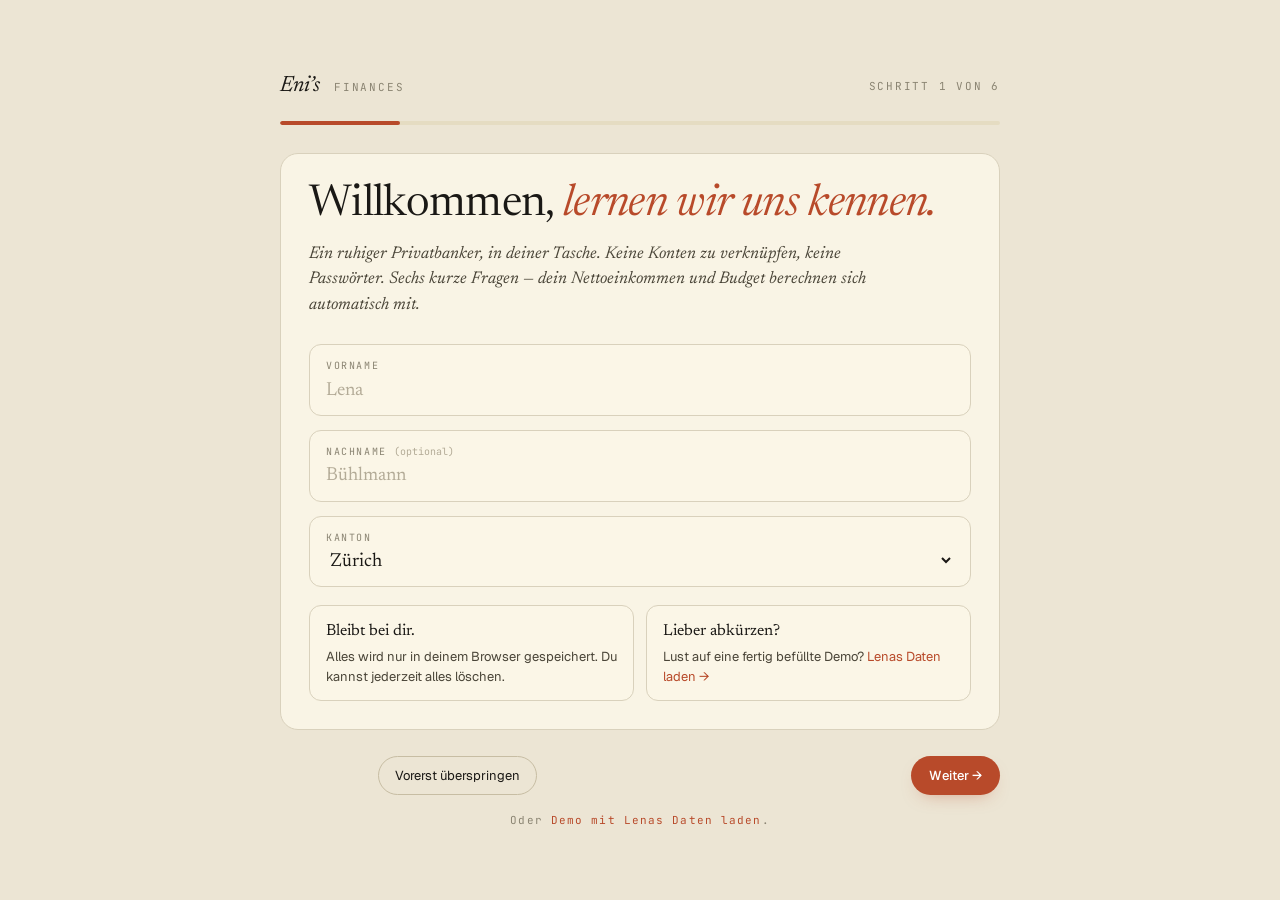
<file: upload.html>
<!doctype html>
<html lang="de">
<head>
<meta charset="utf-8">
<title>Belege — Eni's Finances</title>
<meta name="viewport" content="width=device-width, initial-scale=1">
<link rel="preconnect" href="https://fonts.googleapis.com">
<link rel="preconnect" href="https://fonts.gstatic.com" crossorigin>
<link href="https://fonts.googleapis.com/css2?family=Newsreader:ital,opsz,wght@0,6..72,300..700;1,6..72,300..700&family=Geist:wght@400;450;500;600&family=JetBrains+Mono:wght@400;500&display=swap" rel="stylesheet">
<link rel="stylesheet" href="assets/atelier.css">
<style>
  .field-row {
    display: grid;
    grid-template-columns: 110px 1fr auto;
    align-items: center;
    gap: 16px;
    padding: 14px 0;
    border-bottom: 1px solid var(--rule);
  }
  .field-row:last-child { border-bottom: none; }
  .field-row .v { font-family: var(--serif); font-size: 16px; font-weight: 380; }
  .field-row .label { font-family: var(--mono); font-size:10.5px; color: var(--ink-3); letter-spacing: 0.16em; text-transform: uppercase; }
  .thumb {
    width: 220px;
    aspect-ratio: 3 / 4;
    border-radius: 12px;
    background: #FFF8E8;
    border: 1px solid var(--rule);
    display: grid;
    place-items: center;
    color: var(--ink-3);
    overflow: hidden;
    flex: 0 0 220px;
  }
  .thumb .ph { text-align: center; padding: 18px; }
  .thumb .ph svg { width: 36px; height: 36px; margin-bottom: 6px; color: var(--ink-3); }
  .thumb .ph .file { font-family: var(--mono); font-size: 11px; letter-spacing: 0.08em; word-break: break-all; }
</style>
</head>
<body data-page="upload">
<div class="app">

<aside class="sidebar">
  <div class="brand">
    <span class="brand-name">Eni&rsquo;s</span>
    <span class="brand-ver">Finances</span>
  </div>
  <nav class="nav">
    <a class="nav-item" href="index.html"><svg class="ic" viewBox="0 0 24 24" fill="none" stroke="currentColor" stroke-width="1.6"><path d="M3 11.5 12 4l9 7.5"/><path d="M5 10v9h14v-9"/></svg>Übersicht</a>
    <a class="nav-item" href="income.html"><svg class="ic" viewBox="0 0 24 24" fill="none" stroke="currentColor" stroke-width="1.6"><rect x="3" y="6" width="18" height="13" rx="2"/><path d="M3 11h18"/></svg>Einkommen</a>
    <a class="nav-item" href="bills.html"><svg class="ic" viewBox="0 0 24 24" fill="none" stroke="currentColor" stroke-width="1.6"><path d="M6 3h12v18l-3-2-3 2-3-2-3 2z"/><path d="M9 8h6M9 12h6M9 16h4"/></svg>Rechnungen</a>
    <a class="nav-item active" href="upload.html"><svg class="ic" viewBox="0 0 24 24" fill="none" stroke="currentColor" stroke-width="1.6"><path d="M12 16V5"/><path d="M7 10l5-5 5 5"/><path d="M5 20h14"/></svg>Belege</a>
    <a class="nav-item" href="summary.html"><svg class="ic" viewBox="0 0 24 24" fill="none" stroke="currentColor" stroke-width="1.6"><path d="M4 20V10M10 20V4M16 20v-7M22 20H2"/></svg>Abschluss</a>
  </nav>
  <div class="spacer"></div>
  <div class="side-card"><span class="label">Abrechnungsperiode</span><div class="v" data-month>—</div></div>
  <a class="link" href="mobile.html" style="padding: 4px 8px; display: block;">Mobile Vorschau &rarr;</a>
  <a class="link" href="#" data-action="reset" style="padding: 4px 8px; display: block; color: var(--ink-3);">Alle Daten zurücksetzen</a>
  <div class="user">
    <div class="avatar" data-initials>?</div>
    <div><div class="who"><span data-bind="profile.firstName">—</span></div><div class="where">Kanton <span data-bind="profile.kanton">—</span></div></div>
  </div>
</aside>

<main class="main">

  <header class="topbar">
    <div class="left">
      <span class="eyebrow">Dokumenten-Eingang &middot; KI-gestütztes Erfassen</span>
      <h1 class="display">Beleg ablegen. <em>Wir lesen ihn.</em></h1>
    </div>
    <div class="top-actions">
      <button class="icon-btn" aria-label="Suchen">
        <svg viewBox="0 0 24 24" fill="none" stroke="currentColor" stroke-width="1.6"><circle cx="11" cy="11" r="6"/><path d="m20 20-4.3-4.3"/></svg>
      </button>
    </div>
  </header>

  <section class="grid-2" style="gap: 22px;">

    <div class="stack" style="gap: 18px;">

      <div class="dropzone" data-up-dropzone>
        <div class="file-card">
          <svg viewBox="0 0 24 24" fill="none" stroke="currentColor" stroke-width="1.4"><path d="M7 3h7l5 5v13H7z"/><path d="M14 3v5h5"/></svg>
          <div class="badge">
            <svg viewBox="0 0 24 24" fill="none" stroke="currentColor" stroke-width="2.4"><path d="M12 16V5"/><path d="M7 10l5-5 5 5"/></svg>
          </div>
        </div>
        <div class="body">
          <h2>Beleg hier ablegen</h2>
          <p>PDF, JPG, PNG oder HEIC. Wir lesen Anbieter, Betrag und Datum &mdash; und legen den Beleg automatisch in das richtige Budget. Mehrseitige Rechnungen werden zusammengefügt.</p>
          <div class="actions">
            <button class="btn-primary" data-up-choose>
              <svg viewBox="0 0 24 24" fill="none" stroke="currentColor" stroke-width="2"><path d="M12 16V5"/><path d="M7 10l5-5 5 5"/><path d="M5 20h14"/></svg>
              Datei wählen
            </button>
            <button class="btn-ghost" disabled style="opacity:0.6; cursor: default;">Per Kamera</button>
          </div>
          <input data-up-input type="file" accept="application/pdf,image/*" style="display:none;">
        </div>
      </div>

      <div class="card">
        <div class="card-head" style="margin-bottom: 4px;">
          <div>
            <h2>Aktuell gelesen</h2>
            <div class="card-sub" data-up-filename>noch keine Datei</div>
          </div>
          <span class="pill reading" data-up-status>warte</span>
        </div>

        <div class="row" style="gap: 26px; align-items: flex-start; margin-top: 16px;">
          <div class="thumb" data-up-thumb>
            <div class="ph">
              <svg viewBox="0 0 24 24" fill="none" stroke="currentColor" stroke-width="1.4"><path d="M7 3h7l5 5v13H7z"/><path d="M14 3v5h5"/></svg>
              <div class="file">noch keine Vorschau</div>
            </div>
          </div>

          <div style="flex: 1; min-width: 0;">
            <div class="field-row" data-up-field="vendor">
              <span class="label">Anbieter</span>
              <div class="v">—</div>
              <span class="conf"><span class="bar"><span style="width:0%"></span></span>0</span>
            </div>
            <div class="field-row" data-up-field="amount">
              <span class="label">Betrag</span>
              <div class="v">—</div>
              <span class="conf"><span class="bar"><span style="width:0%"></span></span>0</span>
            </div>
            <div class="field-row" data-up-field="date">
              <span class="label">Datum</span>
              <div class="v">—</div>
              <span class="conf"><span class="bar"><span style="width:0%"></span></span>0</span>
            </div>
            <div class="field-row" data-up-field="category">
              <span class="label">Kategorie</span>
              <div class="v">—</div>
              <span class="conf"><span class="bar"><span style="width:0%"></span></span>0</span>
            </div>
            <div class="field-row" data-up-field="bucket">
              <span class="label">Topf</span>
              <div class="v">—</div>
              <span class="conf"><span class="bar"><span style="width:0%"></span></span>0</span>
            </div>

            <div class="action-row">
              <button class="btn-primary" data-action="confirm-tx">
                <svg viewBox="0 0 24 24" fill="none" stroke="currentColor" stroke-width="2"><path d="m5 12 4 4 10-10"/></svg>
                Bestätigen &amp; ablegen
              </button>
              <button class="btn-ghost" data-action="edit-fields">Felder bearbeiten</button>
            </div>
          </div>
        </div>
      </div>

    </div>

    <div class="stack" style="gap: 18px;">

      <div class="card">
        <div class="card-head">
          <div>
            <h2>Eingang</h2>
            <div class="card-sub">Hochgeladene Dokumente dieser Sitzung</div>
          </div>
        </div>
        <div data-up-inbox>
          <div class="card-sub" style="padding: 10px 0;">Noch nichts hier &mdash; lege links eine Datei ab.</div>
        </div>
      </div>

      <div class="note">
        <div class="star">
          <svg viewBox="0 0 24 24" fill="currentColor"><path d="M12 2 13.8 8.2 20 10l-6.2 1.8L12 18l-1.8-6.2L4 10l6.2-1.8z"/></svg>
        </div>
        <div>
          <h4>Wie wir lesen</h4>
          <p>PDFs werden im Browser entpackt (kein Upload zu einem Server). Wir erkennen anhand des Texts typische Schweizer Anbieter (Helsana, Migros, SBB, EWZ, Salt, Holmes Place, …) und extrahieren Betrag und Datum.</p>
        </div>
      </div>

      <div class="card" style="padding: 16px 20px;">
        <div class="card-head" style="margin-bottom: 8px;">
          <div>
            <h2 style="font-size: 17px;">So funktioniert es</h2>
            <div class="card-sub">Lesen &rarr; Abgleichen &rarr; Ablegen</div>
          </div>
        </div>
        <ol style="margin: 6px 0 0; padding-left: 16px; font-size: 13px; color: var(--ink-2); line-height: 1.7;">
          <li><strong>Lesen.</strong> Aus PDF/Bild ziehen wir Anbieter, Betrag und Datum.</li>
          <li><strong>Abgleichen.</strong> Wir prüfen gegen deine fixen Rechnungen und letzten Ausgaben.</li>
          <li><strong>Ablegen.</strong> Wiederkehrende Belege landen als Rechnung, einmalige als Transaktion.</li>
        </ol>
      </div>
    </div>

  </section>

</main>
</div>

<script src="assets/state.js"></script>
<script src="assets/app.js"></script>
</body>
</html>
</file>
<file: assets/atelier.css>
/* Atelier · design system (variant A — editorial, calm) */

:root {
  /* surfaces */
  --bg:        #ECE5D4;
  --paper:     #F3EDDC;
  --paper-2:   #F9F4E5;
  --ink-card:  #1A1815;

  /* ink */
  --ink:       #1A1815;
  --ink-2:     #4A4538;
  --ink-3:     #8A8472;
  --ink-4:     #B3AB97;

  /* rules */
  --rule:      #D9D1BC;
  --rule-2:    #C7BDA3;

  /* accents */
  --accent:        #B84A2A;
  --accent-2:      #D1633F;
  --accent-soft:   #E9D4C5;
  --accent-tint:   #F2DECF;

  --sage:          #6B8E5A;
  --sage-soft:     #DDE3CE;

  --amber:         #B68A4C;
  --amber-soft:    #EFE1C9;

  --rose:          #C46A6A;
  --rose-soft:     #EFD4D2;

  /* chart palette */
  --cat-housing:   #1A1815;
  --cat-insurance: #6B8E5A;
  --cat-transport: #7A8FA8;
  --cat-groceries: #9DA978;
  --cat-dining:    #C66A4E;
  --cat-shopping:  #A89779;
  --cat-subs:      #9C7BA0;
  --cat-health:    #C4A571;

  /* type */
  --serif: "Newsreader", "Times New Roman", Georgia, serif;
  --sans:  "Geist", -apple-system, BlinkMacSystemFont, "Inter", "Segoe UI", system-ui, sans-serif;
  --mono:  "JetBrains Mono", ui-monospace, Menlo, Consolas, monospace;

  --radius:   12px;
  --radius-l: 18px;

  /* layout */
  --sidebar-w: 224px;
  --max-w:    1320px;
  --pad:      28px;
}

* { box-sizing: border-box; }
html, body { margin: 0; padding: 0; }
html, body { background: var(--bg); }
body {
  font-family: var(--sans);
  color: var(--ink);
  -webkit-font-smoothing: antialiased;
  font-feature-settings: "ss01" on, "cv11" on;
  line-height: 1.45;
}

a { color: inherit; text-decoration: none; }
button { font-family: inherit; cursor: pointer; }

/* ── text utilities ─────────────────────────── */
.mono, .label, .chip, .meta, .stat-label, .num {
  font-family: var(--mono);
  font-weight: 400;
}
.label, .chip, .eyebrow, .stat-label {
  font-family: var(--mono);
  text-transform: uppercase;
  letter-spacing: 0.16em;
  font-size: 10px;
  color: var(--ink-3);
}
.serif { font-family: var(--serif); }
.italic { font-style: italic; }
em.accent { color: var(--accent); font-style: italic; font-weight: 400; }

.display {
  font-family: var(--serif);
  font-weight: 380;
  font-size: 56px;
  line-height: 1.02;
  letter-spacing: -0.015em;
  margin: 0;
}
.display em {
  font-style: italic;
  color: var(--accent);
  font-weight: 380;
}
.num-xl {
  font-family: var(--serif);
  font-weight: 360;
  font-size: 64px;
  line-height: 1;
  letter-spacing: -0.02em;
  display: inline-flex;
  align-items: baseline;
  gap: 10px;
}
.num-xl .unit, .num-l .unit {
  font-family: var(--mono);
  font-size: 12px;
  color: var(--ink-3);
  letter-spacing: 0.12em;
  font-weight: 500;
}
.num-l {
  font-family: var(--serif);
  font-weight: 360;
  font-size: 40px;
  line-height: 1.05;
  letter-spacing: -0.01em;
  display: inline-flex;
  align-items: baseline;
  gap: 8px;
}
.num-m {
  font-family: var(--serif);
  font-weight: 380;
  font-size: 26px;
  line-height: 1.1;
  letter-spacing: -0.005em;
}
.muted   { color: var(--ink-3); }
.italic-s { font-family: var(--serif); font-style: italic; }

/* ── layout ─────────────────────────────────── */
.app {
  display: grid;
  grid-template-columns: var(--sidebar-w) 1fr;
  min-height: 100vh;
}

/* ── sidebar ────────────────────────────────── */
.sidebar {
  background: var(--bg);
  padding: 28px 18px 22px;
  display: flex;
  flex-direction: column;
  gap: 18px;
  position: sticky;
  top: 0;
  height: 100vh;
  border-right: 1px solid transparent;
}
.brand {
  display: flex;
  align-items: baseline;
  gap: 10px;
  padding-left: 8px;
  margin-bottom: 18px;
}
.brand-name {
  font-family: var(--serif);
  font-style: italic;
  font-size: 22px;
  letter-spacing: -0.005em;
}
.brand-ver {
  font-family: var(--mono);
  font-size: 10px;
  color: var(--ink-3);
  letter-spacing: 0.16em;
  text-transform: uppercase;
}

nav.nav { display: flex; flex-direction: column; gap: 4px; }
.nav-item {
  display: flex;
  align-items: center;
  gap: 12px;
  padding: 10px 12px;
  border-radius: 10px;
  color: var(--ink-2);
  font-size: 14px;
  font-weight: 450;
  letter-spacing: -0.002em;
  position: relative;
  transition: background 120ms ease;
}
.nav-item:hover { background: rgba(0,0,0,0.025); }
.nav-item .ic { width: 18px; height: 18px; opacity: 0.8; flex: 0 0 18px; }
.nav-item.active {
  background: #FBF6E7;
  color: var(--ink);
  box-shadow: inset 0 0 0 1px var(--rule);
}
.nav-item.active::after {
  content: "";
  width: 6px; height: 6px;
  border-radius: 50%;
  background: var(--accent);
  margin-left: auto;
}

.spacer { flex: 1; }

.side-card {
  background: #FBF6E7;
  border: 1px solid var(--rule);
  border-radius: var(--radius);
  padding: 12px 14px;
}
.side-card .label { margin-bottom: 4px; }
.side-card .v {
  font-family: var(--serif);
  font-size: 18px;
  letter-spacing: -0.005em;
}

.user {
  display: flex;
  align-items: center;
  gap: 10px;
  padding: 4px 8px;
}
.avatar {
  width: 32px; height: 32px;
  border-radius: 50%;
  background: var(--accent);
  color: #fff;
  font-family: var(--mono);
  font-size: 11px;
  letter-spacing: 0.04em;
  display: grid; place-items: center;
  font-weight: 500;
}
.user .who { font-size: 13px; font-weight: 500; line-height: 1.25; }
.user .where { font-size: 11px; color: var(--ink-3); font-family: var(--mono); letter-spacing: 0.06em; }

/* ── main / topbar ──────────────────────────── */
.main {
  padding: 28px 36px 36px;
  max-width: var(--max-w);
}
.topbar {
  display: grid;
  grid-template-columns: 1fr auto;
  align-items: end;
  gap: 24px;
  margin-bottom: 22px;
}
.topbar .left .eyebrow { margin-bottom: 10px; display: block; }
.top-actions {
  display: flex;
  align-items: center;
  gap: 10px;
}
.icon-btn {
  width: 38px; height: 38px;
  border-radius: 999px;
  background: #FBF6E7;
  border: 1px solid var(--rule);
  display: grid; place-items: center;
  color: var(--ink);
}
.icon-btn svg { width: 16px; height: 16px; }
.icon-btn.dot::after {
  content: "";
  width: 6px; height: 6px;
  background: var(--accent);
  border-radius: 50%;
  position: relative;
  margin-left: -6px;
  margin-top: -10px;
  display: inline-block;
}

.btn-primary {
  background: var(--accent);
  color: #fff;
  border: 0;
  border-radius: 999px;
  padding: 11px 18px;
  font-size: 13px;
  font-weight: 500;
  letter-spacing: 0.005em;
  display: inline-flex;
  align-items: center;
  gap: 8px;
  box-shadow: 0 8px 18px -10px rgba(184, 74, 42, 0.5);
}
.btn-primary svg { width: 14px; height: 14px; }
.btn-ghost {
  background: transparent;
  border: 1px solid var(--rule-2);
  color: var(--ink);
  border-radius: 999px;
  padding: 10px 16px;
  font-size: 13px;
}
.btn-dark {
  background: var(--ink);
  color: #F4EEDE;
  border: 0;
  border-radius: 999px;
  padding: 11px 18px;
  font-size: 13px;
  font-weight: 500;
}

.month-nav {
  display: flex;
  align-items: center;
  gap: 10px;
}
.month-nav .label {
  font-family: var(--serif);
  font-size: 18px;
  letter-spacing: -0.005em;
  color: var(--ink);
  text-transform: none;
}

/* ── cards ──────────────────────────────────── */
.card {
  background: var(--paper-2);
  border: 1px solid var(--rule);
  border-radius: var(--radius-l);
  padding: 22px 26px;
}
.card h2, .card-title {
  font-family: var(--serif);
  font-weight: 400;
  font-size: 22px;
  letter-spacing: -0.005em;
  margin: 0;
}
.card-sub {
  font-family: var(--mono);
  font-size: 11px;
  color: var(--ink-3);
  letter-spacing: 0.08em;
  margin-top: 2px;
}
.card-head {
  display: flex;
  align-items: flex-start;
  justify-content: space-between;
  margin-bottom: 14px;
  gap: 16px;
}
.link {
  font-family: var(--mono);
  font-size: 11px;
  letter-spacing: 0.08em;
  color: var(--ink-2);
  text-transform: lowercase;
  white-space: nowrap;
}

/* hero metrics row */
.hero {
  background: var(--paper-2);
  border: 1px solid var(--rule);
  border-radius: var(--radius-l);
  padding: 26px 30px;
  display: grid;
  grid-template-columns: 1.3fr 1fr 1fr;
  gap: 36px;
  align-items: start;
}
.hero .col { min-width: 0; }
.hero .col .label { display: block; margin-bottom: 8px; }
.hero .col + .col {
  border-left: 1px solid var(--rule);
  padding-left: 36px;
}
.hero .stack { display: flex; flex-direction: column; gap: 18px; }
.delta-pill {
  display: inline-flex;
  align-items: center;
  gap: 6px;
  background: var(--sage-soft);
  color: #3D5A33;
  font-family: var(--mono);
  font-size: 11px;
  padding: 4px 10px;
  border-radius: 999px;
  letter-spacing: 0.04em;
}
.delta-pill.down { background: var(--rose-soft); color: #8A3434; }
.delta-meta { font-family: var(--mono); font-size: 12px; color: var(--ink-3); letter-spacing: 0.04em; margin-left: 8px; }
.sub-line { font-family: var(--mono); font-size: 12px; color: var(--ink-3); letter-spacing: 0.04em; margin-top: 6px; }

.progress {
  height: 6px;
  background: #E5DCC2;
  border-radius: 999px;
  overflow: hidden;
  margin-top: 10px;
}
.progress > span {
  display: block; height: 100%;
  background: var(--accent);
  border-radius: 999px;
}

/* card grids */
.grid-2 { display: grid; grid-template-columns: 1.4fr 1fr; gap: 18px; }
.grid-3 { display: grid; grid-template-columns: 1fr 1fr 1fr; gap: 18px; }
.grid-3-tight { display: grid; grid-template-columns: 1fr 1fr 1fr; gap: 14px; }
.stack { display: flex; flex-direction: column; gap: 18px; }
.row { display: flex; align-items: center; gap: 12px; }

/* charts */
.chart { width: 100%; height: 220px; display: block; }
.chart-mini { width: 100%; height: 80px; display: block; }
.chart-legend {
  display: flex; gap: 18px;
  margin-top: 10px;
  font-family: var(--mono);
  font-size: 11px;
  color: var(--ink-2);
  letter-spacing: 0.06em;
}
.swatch {
  display: inline-block;
  width: 10px; height: 10px;
  margin-right: 7px;
  vertical-align: -1px;
  border-radius: 1px;
}

/* range toggle */
.range {
  display: inline-flex;
  align-items: center;
  background: #F0E8D2;
  border: 1px solid var(--rule);
  border-radius: 999px;
  padding: 3px;
  font-family: var(--mono);
  font-size: 11px;
  letter-spacing: 0.08em;
}
.range button {
  background: transparent;
  color: var(--ink-2);
  border: 0;
  padding: 5px 10px;
  border-radius: 999px;
}
.range button.active {
  background: var(--ink);
  color: #F4EEDE;
}

/* status pills */
.pill {
  display: inline-flex;
  align-items: center;
  gap: 6px;
  border-radius: 999px;
  padding: 4px 10px;
  font-family: var(--mono);
  font-size: 11px;
  letter-spacing: 0.04em;
}
.pill::before {
  content: "";
  width: 6px; height: 6px;
  border-radius: 50%;
  background: currentColor;
}
.pill.paid     { background: var(--sage-soft); color: #3D5A33; }
.pill.upcoming { background: var(--amber-soft); color: #7E5C26; }
.pill.parsing, .pill.reading { background: var(--rose-soft); color: #8A3434; }
.pill.matched  { background: var(--sage-soft); color: #3D5A33; }
.pill.parsed   { background: var(--sage-soft); color: #3D5A33; }

/* table */
.table {
  width: 100%;
  border-collapse: collapse;
  font-size: 13.5px;
}
.table thead th {
  text-align: left;
  font-family: var(--mono);
  text-transform: uppercase;
  letter-spacing: 0.16em;
  font-size: 10px;
  color: var(--ink-3);
  padding: 0 0 12px;
  font-weight: 400;
  border-bottom: 1px solid var(--rule);
}
.table tbody td {
  padding: 14px 0;
  border-bottom: 1px solid var(--rule);
  vertical-align: middle;
}
.table tbody tr:last-child td { border-bottom: none; }
.table .vendor {
  display: flex; align-items: center; gap: 12px;
}
.table .vicon {
  width: 32px; height: 32px;
  background: #F0E8D2;
  border-radius: 8px;
  display: grid; place-items: center;
  color: var(--ink-2);
}
.table .vicon svg { width: 14px; height: 14px; }
.table .vname { font-weight: 500; font-size: 14px; line-height: 1.2; }
.table .vsub  { font-family: var(--mono); font-size: 11px; color: var(--ink-3); letter-spacing: 0.06em; }
.table .amt   { font-family: var(--serif); font-weight: 380; text-align: right; font-size: 16px; }
.table .more { color: var(--ink-3); padding-left: 14px; text-align: right; }
.table td.r { text-align: right; }

/* category dots / list */
.cats { list-style: none; padding: 0; margin: 0; }
.cats li {
  display: grid;
  grid-template-columns: 14px 1fr auto auto;
  align-items: baseline;
  gap: 12px;
  padding: 9px 0;
  border-bottom: 1px dashed var(--rule);
  font-size: 14px;
}
.cats li:last-child { border-bottom: none; }
.cats .dot { width: 8px; height: 8px; border-radius: 50%; transform: translateY(1px); }
.cats .amt { font-family: var(--mono); font-size: 12px; min-width: 56px; text-align: right; }
.cats .pct { font-family: var(--mono); font-size: 11px; color: var(--ink-3); min-width: 38px; text-align: right; }

/* chips row */
.chips {
  display: flex; gap: 8px;
  flex-wrap: wrap;
  margin: 18px 0;
}
.chip-btn {
  border: 1px solid var(--rule-2);
  background: transparent;
  padding: 8px 16px;
  border-radius: 999px;
  font-size: 13px;
  color: var(--ink-2);
}
.chip-btn.active {
  background: var(--ink);
  color: #F4EEDE;
  border-color: var(--ink);
}

.search {
  display: inline-flex;
  align-items: center;
  gap: 8px;
  border: 1px solid var(--rule-2);
  background: transparent;
  padding: 8px 16px;
  border-radius: 999px;
  font-family: var(--mono);
  font-size: 12px;
  color: var(--ink-3);
}
.search svg { width: 13px; height: 13px; }

/* insight cards */
.insights { display: grid; grid-template-columns: 1fr 1fr 1fr; gap: 14px; }
.insight {
  border-radius: var(--radius);
  background: var(--paper-2);
  padding: 18px 20px;
  border: 1px solid var(--rule);
  border-left: 3px solid var(--ink-3);
}
.insight .tag {
  font-family: var(--mono);
  text-transform: uppercase;
  letter-spacing: 0.18em;
  font-size: 9.5px;
  margin-bottom: 8px;
  color: var(--ink-3);
}
.insight h3 {
  font-family: var(--serif);
  font-weight: 400;
  font-size: 18px;
  margin: 0 0 8px;
  letter-spacing: -0.005em;
}
.insight p {
  margin: 0;
  color: var(--ink-2);
  font-size: 13.5px;
  line-height: 1.5;
}
.insight p strong { color: var(--ink); font-weight: 500; }
.insight.good   { border-left-color: var(--sage); }
.insight.good   .tag { color: var(--sage); }
.insight.warn   { border-left-color: var(--amber); }
.insight.warn   .tag { color: var(--amber); }
.insight.alert  { border-left-color: var(--accent); }
.insight.alert  .tag { color: var(--accent); }

/* date kalender chip */
.day-chip {
  width: 44px; height: 44px;
  border-radius: 10px;
  background: #F0E8D2;
  display: grid; place-items: center;
  font-family: var(--mono);
  font-size: 10px;
  letter-spacing: 0.1em;
  color: var(--ink-3);
  text-transform: uppercase;
  line-height: 1.05;
}
.day-chip .d {
  font-family: var(--serif);
  font-size: 18px;
  color: var(--ink);
  letter-spacing: -0.005em;
}

/* confidence bar */
.conf {
  display: inline-flex; align-items: center; gap: 8px;
  font-family: var(--mono); font-size: 11px;
  color: var(--ink-3);
}
.conf .bar {
  width: 70px; height: 4px;
  background: #E5DCC2; border-radius: 999px; overflow: hidden;
}
.conf .bar > span { display: block; height: 100%; background: var(--sage); border-radius: 999px; }
.conf.warn .bar > span { background: var(--amber); }

/* dashed dropzone */
.dropzone {
  border: 1.5px dashed var(--accent);
  border-radius: var(--radius-l);
  background: var(--accent-tint);
  padding: 32px;
  display: grid;
  grid-template-columns: auto 1fr;
  align-items: center;
  gap: 26px;
}
.dropzone .file-card {
  width: 96px; height: 96px;
  background: #FFF8E8;
  border: 1px solid var(--rule);
  border-radius: 16px;
  display: grid; place-items: center;
  position: relative;
}
.dropzone .file-card svg { width: 28px; height: 28px; color: var(--ink-3); }
.dropzone .file-card .badge {
  position: absolute;
  bottom: -10px; right: -10px;
  width: 26px; height: 26px;
  border-radius: 50%;
  background: var(--accent);
  color: #fff;
  display: grid; place-items: center;
}
.dropzone .file-card .badge svg { width: 12px; height: 12px; color: #fff; }
.dropzone .body h2 {
  font-family: var(--serif);
  font-weight: 400;
  font-size: 22px;
  margin: 0 0 8px;
}
.dropzone .body p { margin: 0 0 16px; color: var(--ink-2); font-size: 13.5px; max-width: 540px; }
.dropzone .actions { display: flex; gap: 10px; }

/* document inbox row */
.inbox-row {
  display: grid;
  grid-template-columns: 32px 1fr auto;
  align-items: center;
  gap: 12px;
  padding: 12px 0;
  border-bottom: 1px solid var(--rule);
}
.inbox-row:last-child { border-bottom: none; }
.inbox-row .fic {
  width: 32px; height: 32px;
  background: #F0E8D2; border-radius: 8px;
  display: grid; place-items: center;
  color: var(--ink-2);
}
.inbox-row .fic svg { width: 14px; height: 14px; }
.inbox-row .name { font-size: 14px; font-weight: 500; line-height: 1.2; }
.inbox-row .file { font-family: var(--mono); font-size: 11px; color: var(--ink-3); letter-spacing: 0.06em; }
.inbox-row .right { text-align: right; }
.inbox-row .right .amt { font-family: var(--serif); font-size: 16px; font-weight: 380; display: block; }

/* note card */
.note {
  border-radius: var(--radius);
  background: var(--paper-2);
  border: 1px solid var(--rule);
  padding: 16px 18px;
  display: grid;
  grid-template-columns: 22px 1fr;
  gap: 12px;
}
.note .star { color: var(--accent); }
.note .star svg { width: 18px; height: 18px; }
.note h4 { font-family: var(--serif); font-weight: 400; font-size: 16px; margin: 0 0 4px; }
.note p  { margin: 0; font-size: 13.5px; color: var(--ink-2); line-height: 1.5; }

/* form fields */
.form { display: flex; flex-direction: column; gap: 22px; }
.section h3 {
  font-family: var(--serif);
  font-weight: 400;
  font-size: 20px;
  margin: 0 0 12px;
}
.fields { display: grid; grid-template-columns: 1fr 1fr; gap: 14px; }
.field {
  background: #FBF6E7;
  border: 1px solid var(--rule);
  border-radius: var(--radius);
  padding: 12px 14px;
}
.field .label { display: block; margin-bottom: 4px; }
.field input, .field select {
  width: 100%;
  background: transparent;
  border: 0;
  outline: 0;
  font-family: var(--serif);
  font-size: 19px;
  color: var(--ink);
  padding: 2px 0 0;
}
.field input:focus { color: var(--ink); }
.field .suffix {
  font-family: var(--mono);
  font-size: 11px;
  color: var(--ink-3);
  letter-spacing: 0.08em;
  margin-left: 4px;
}

/* dark calc card */
.calc {
  background: var(--ink-card);
  color: #F4EEDE;
  border-radius: var(--radius-l);
  padding: 26px 28px;
}
.calc .label { color: #BDB39C; }
.calc .h {
  font-family: var(--serif);
  font-weight: 380;
  font-size: 26px;
  margin: 2px 0 18px;
}
.calc .line {
  display: grid;
  grid-template-columns: 1fr auto;
  align-items: baseline;
  padding: 10px 0;
  border-bottom: 1px dashed rgba(255,255,255,0.08);
  font-family: var(--mono);
  font-size: 12.5px;
  letter-spacing: 0.04em;
}
.calc .line .v {
  font-family: var(--serif);
  font-size: 18px;
  font-weight: 380;
}
.calc .line.add { color: #D7DFC8; }
.calc .line.add .v { color: #D7DFC8; }
.calc .line.sub .v { color: #F4EEDE; }
.calc .line.total {
  border-bottom: none;
  margin-top: 8px;
  padding-top: 14px;
  border-top: 1px solid rgba(255,255,255,0.16);
}
.calc .line.total .v {
  font-size: 32px;
  color: #fff;
}

.bank-status {
  display: inline-flex;
  align-items: center;
  gap: 8px;
  border: 1px solid var(--sage);
  background: var(--sage-soft);
  color: #3D5A33;
  padding: 8px 14px;
  border-radius: 999px;
  font-family: var(--mono);
  font-size: 11px;
  letter-spacing: 0.06em;
}
.bank-status svg { width: 13px; height: 13px; }

/* footer print link */
.action-row {
  display: flex; gap: 10px; flex-wrap: wrap;
  margin-top: 18px;
}

/* skinny right column on overview / upload */
.row-3 { display: grid; grid-template-columns: 1fr 1fr 1fr; gap: 18px; }

@media (max-width: 1100px) {
  .app { grid-template-columns: 1fr; }
  .sidebar { position: static; height: auto; }
  .hero { grid-template-columns: 1fr; }
  .hero .col + .col { border-left: 0; padding-left: 0; border-top: 1px solid var(--rule); padding-top: 22px; }
  .grid-2, .grid-3, .row-3, .insights { grid-template-columns: 1fr; }
}

/* ───────────────────────────────────────────── */
/*  Modal dialog                                 */
/* ───────────────────────────────────────────── */

.modal-backdrop {
  position: fixed;
  inset: 0;
  background: rgba(26, 24, 21, 0.42);
  backdrop-filter: blur(2px);
  display: grid;
  place-items: center;
  z-index: 100;
  padding: 24px;
  opacity: 0;
  pointer-events: none;
  transition: opacity 180ms ease;
}
.modal-backdrop.open {
  opacity: 1;
  pointer-events: auto;
}
.modal {
  background: var(--paper-2);
  border: 1px solid var(--rule);
  border-radius: 18px;
  padding: 26px 28px;
  width: min(520px, 100%);
  box-shadow: 0 30px 80px -30px rgba(40, 28, 10, 0.55);
  transform: translateY(8px) scale(0.985);
  transition: transform 220ms cubic-bezier(.2, .8, .2, 1);
}
.modal-backdrop.open .modal {
  transform: translateY(0) scale(1);
}
.modal h2 {
  font-family: var(--serif);
  font-weight: 400;
  font-size: 24px;
  margin: 0 0 4px;
  letter-spacing: -0.005em;
}
.modal .sub {
  font-family: var(--mono);
  font-size: 11px;
  color: var(--ink-3);
  letter-spacing: 0.08em;
  margin-bottom: 18px;
}
.modal .form-grid {
  display: grid;
  grid-template-columns: 1fr 1fr;
  gap: 12px;
}
.modal .form-grid .full { grid-column: 1 / -1; }
.modal .actions {
  margin-top: 22px;
  display: flex;
  justify-content: flex-end;
  gap: 10px;
}
.modal .seg {
  display: flex;
  flex-wrap: wrap;
  gap: 6px;
  margin-top: 4px;
}
.modal .seg button {
  background: transparent;
  border: 1px solid var(--rule-2);
  color: var(--ink-2);
  font-size: 12px;
  padding: 6px 12px;
  border-radius: 999px;
  cursor: pointer;
  transition: background 140ms ease, color 140ms ease, border-color 140ms ease;
}
.modal .seg button:hover {
  border-color: var(--accent);
  color: var(--accent);
}
.modal .seg button.active {
  background: var(--ink);
  color: #F4EEDE;
  border-color: var(--ink);
}
.modal .field-row {
  display: grid;
  grid-template-columns: 1fr 1fr;
  align-items: end;
  gap: 12px;
}
.modal .toast {
  margin-top: 12px;
  padding: 10px 12px;
  background: var(--sage-soft);
  color: #3D5A33;
  font-family: var(--mono);
  font-size: 11px;
  letter-spacing: 0.06em;
  border-radius: 10px;
}
.modal .toast.warn { background: var(--amber-soft); color: #7E5C26; }

/* ───────────────────────────────────────────── */
/*  Toasts (transient confirmation)              */
/* ───────────────────────────────────────────── */

.toast-stack {
  position: fixed;
  bottom: 24px;
  right: 24px;
  display: flex;
  flex-direction: column;
  gap: 10px;
  z-index: 200;
  pointer-events: none;
}
.toast-msg {
  background: var(--ink);
  color: #F4EEDE;
  font-family: var(--mono);
  font-size: 12px;
  letter-spacing: 0.04em;
  padding: 12px 18px;
  border-radius: 999px;
  box-shadow: 0 16px 32px -16px rgba(20, 14, 6, 0.5);
  opacity: 0;
  transform: translateY(12px);
  transition: opacity 220ms ease, transform 220ms ease;
}
.toast-msg.open { opacity: 1; transform: translateY(0); }
.toast-msg.success { background: #2F4A2A; }
.toast-msg.error   { background: #6B2F1E; }

/* ───────────────────────────────────────────── */
/*  Hover & micro-animations                     */
/* ───────────────────────────────────────────── */

@media (hover: hover) {
  .card,
  .hero,
  .insight,
  .calc,
  .note,
  .side-card {
    transition: transform 220ms cubic-bezier(.2, .8, .2, 1),
                box-shadow 220ms ease,
                border-color 220ms ease;
  }
  .card:hover,
  .insight:hover,
  .note:hover {
    transform: translateY(-2px);
    box-shadow: 0 14px 32px -22px rgba(40, 28, 10, 0.45);
    border-color: var(--rule-2);
  }

  .nav-item {
    transition: background 160ms ease, color 160ms ease, transform 160ms ease;
  }
  .nav-item:hover {
    background: rgba(0, 0, 0, 0.035);
    color: var(--ink);
    transform: translateX(2px);
  }
  .nav-item .ic { transition: transform 220ms cubic-bezier(.2, .8, .2, 1); }
  .nav-item:hover .ic { transform: scale(1.06); }

  .btn-primary, .btn-ghost, .btn-dark {
    transition: transform 160ms ease, box-shadow 200ms ease, background 200ms ease, border-color 200ms ease;
  }
  .btn-primary:hover {
    transform: translateY(-1px);
    box-shadow: 0 14px 26px -10px rgba(184, 74, 42, 0.6);
    background: var(--accent-2);
  }
  .btn-primary:active { transform: translateY(0); }
  .btn-ghost:hover {
    border-color: var(--accent);
    color: var(--accent);
  }
  .btn-dark:hover { background: #2A2620; }

  .icon-btn {
    transition: background 160ms ease, border-color 160ms ease, transform 160ms ease;
  }
  .icon-btn:hover {
    background: #FFF4DD;
    border-color: var(--rule-2);
    transform: translateY(-1px);
  }

  .pill {
    transition: filter 160ms ease, transform 140ms ease, box-shadow 160ms ease;
  }
  .pill:hover {
    filter: brightness(0.97);
    transform: translateY(-0.5px);
  }

  .chip-btn {
    transition: background 160ms ease, color 160ms ease, border-color 160ms ease, transform 140ms ease;
  }
  .chip-btn:hover:not(.active) {
    border-color: var(--accent);
    color: var(--accent);
    transform: translateY(-1px);
  }

  .range button {
    transition: background 160ms ease, color 160ms ease;
  }
  .range button:hover:not(.active) {
    background: rgba(0, 0, 0, 0.04);
    color: var(--ink);
  }

  .table tbody tr {
    transition: background 160ms ease;
  }
  .table tbody tr:hover {
    background: #FBF6E7;
  }

  .day-chip { transition: transform 160ms ease, background 160ms ease; }
  .day-chip:hover { background: var(--accent-tint); transform: scale(1.03); }

  .field {
    transition: border-color 160ms ease, background 160ms ease;
  }
  .field:focus-within {
    border-color: var(--accent);
    background: #FFF4DD;
  }

  .link {
    transition: color 140ms ease, transform 140ms ease;
  }
  .link:hover {
    color: var(--accent);
    transform: translateX(2px);
  }

  .dropzone {
    transition: background 220ms ease, border-color 220ms ease;
  }
  .dropzone:hover, .dropzone.over {
    background: #F3DCC9;
    border-color: var(--accent-2);
  }

  .file-card { transition: transform 220ms ease, box-shadow 220ms ease; }
  .dropzone:hover .file-card { transform: rotate(-4deg) scale(1.03); }
}

/* parsing pulse */
@keyframes pulse-dot {
  0%, 100% { opacity: 1; transform: scale(1); }
  50%      { opacity: 0.5; transform: scale(1.2); }
}
.pill.reading::before,
.pill.parsing::before {
  animation: pulse-dot 1.4s ease-in-out infinite;
}

@keyframes shimmer {
  0%   { background-position: -200px 0; }
  100% { background-position: 200px 0; }
}
.shimmer {
  background: linear-gradient(90deg, transparent, rgba(184,74,42,0.18), transparent);
  background-size: 200px 100%;
  animation: shimmer 1.4s linear infinite;
}

/* gentle fade-in on bind */
[data-bind], [data-list], [data-donut] {
  transition: opacity 220ms ease;
}
</file>
